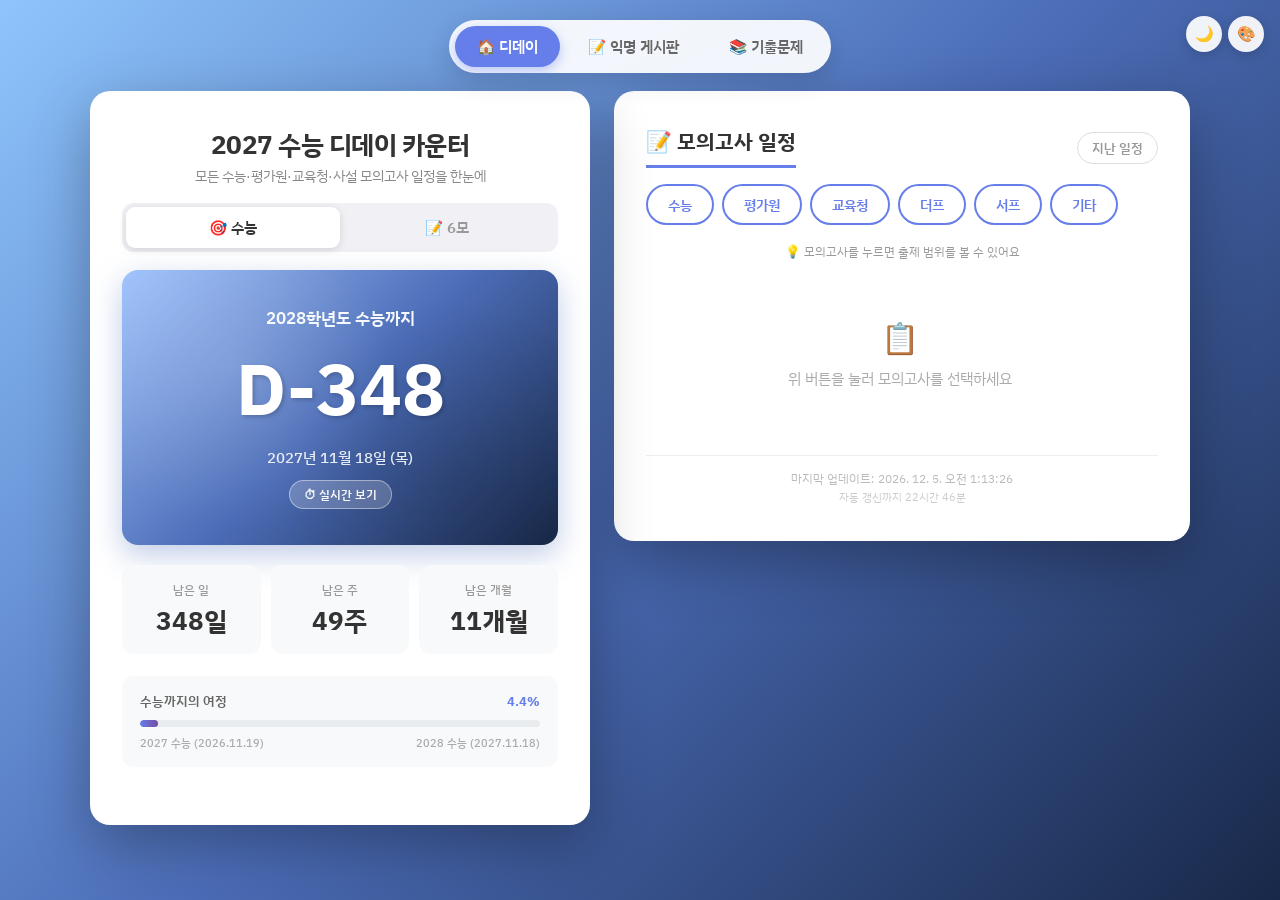
<file: index.html>
<!DOCTYPE html>
<html lang="ko">
<head>
    <!-- Google tag (gtag.js) -->
    <script async src="https://www.googletagmanager.com/gtag/js?id=G-9EQF5D05DY"></script>
    <script>
      window.dataLayer = window.dataLayer || [];
      function gtag(){dataLayer.push(arguments);}
      gtag('js', new Date());
      gtag('config', 'G-9EQF5D05DY');
    </script>
    <!-- Google AdSense -->
    <script async src="https://pagead2.googlesyndication.com/pagead/js/adsbygoogle.js?client=ca-pub-2824623247453179"
         crossorigin="anonymous"></script>
    <meta charset="UTF-8">
    <meta name="viewport" content="width=device-width, initial-scale=1.0">
    <title>2027 수능 디데이 · 9모 디데이 | 모의고사 일정</title>
    <meta name="description" content="모든 수능·평가원·교육청·사설(더프·서프) 모의고사 일정과 디데이를 한눈에. 익명 게시판까지 한 곳에서.">
    <meta name="keywords" content="2027 수능 디데이 카운터, 수능 디데이, 수능 D-day, 6모 디데이, 9모 디데이, 6월 모의고사 디데이, 9월 모의고사 디데이, 6모 D-day, 9모 D-day, 2027 수능, 2027학년도 수능, 수능 디데이 계산기, 수능 카운터, 수능 카운트다운, 수능 남은 날짜, 수능 몇일 남았나, 모의고사 일정, 2026 모의고사 일정, 3월 모의고사, 6월 모의고사, 9월 모의고사, 평가원 모의고사, 교육청 모의고사, 더프 모의고사, 서프 모의고사, 수시 원서 접수, 정시 원서 접수, 수능 성적 통지일, 필적확인란, 필적확인란 문구, 역대 필적확인란, 수능 준비, 수험생">
    <meta name="theme-color" content="#667eea">
    <meta property="og:title" content="2027 수능 디데이 · 9모 디데이 | 모의고사 일정">
    <meta property="og:description" content="모든 수능·평가원·교육청·사설(더프·서프) 모의고사 일정과 디데이를 한눈에. 익명 게시판까지 한 곳에서.">
    <meta property="og:type" content="website">
    <meta property="og:url" content="https://chaehun1.github.io/ksat-dday/">
    <meta property="og:image" content="https://chaehun1.github.io/ksat-dday/og-image.png">
    <meta property="og:image:width" content="1200">
    <meta property="og:image:height" content="630">
    <meta property="og:site_name" content="2027 수능 디데이 카운터">
    <meta property="og:locale" content="ko_KR">
    <meta name="twitter:card" content="summary_large_image">
    <meta name="twitter:title" content="2027 수능 디데이 · 9모 디데이 | 모의고사 일정">
    <meta name="twitter:description" content="모든 수능·평가원·교육청·사설(더프·서프) 모의고사 일정과 디데이를 한눈에. 익명 게시판까지 한 곳에서.">
    <meta name="twitter:image" content="https://chaehun1.github.io/ksat-dday/og-image.png">
    <meta name="author" content="2027 수능 디데이 카운터">
    <meta name="robots" content="index, follow, max-snippet:-1, max-image-preview:large">
    <meta name="googlebot" content="index, follow">
    <script type="application/ld+json">{"@context":"https://schema.org","@type":"WebApplication","name":"2027 수능 디데이 카운터","alternateName":["수능 디데이","수능 D-day 카운터","2027 수능 카운터","수능 디데이 계산기","수능 카운트다운","수능 남은 날짜","6모 디데이","6월 모의고사 디데이"],"description":"2027학년도 수능 D-day, 6모 디데이와 모든 모의고사 일정을 한눈에 확인할 수 있는 카운터","url":"https://chaehun1.github.io/ksat-dday/","applicationCategory":"EducationalApplication","operatingSystem":"Any","offers":{"@type":"Offer","price":"0","priceCurrency":"KRW"},"featureList":["수능 디데이 카운트다운","6월 모의평가 디데이","모의고사 일정 관리","평가원 모의고사","교육청 모의고사","더프 모의고사","서프 모의고사","필적확인란","수시 정시 일정","다크모드","시즌 테마"],"inLanguage":"ko-KR","keywords":"2027 수능 디데이 카운터, 수능, 디데이, 카운터, 모의고사, 6모 디데이, 2027학년도"}</script>
    <script type="application/ld+json">{"@context":"https://schema.org","@type":"FAQPage","mainEntity":[{"@type":"Question","name":"2027학년도 수능은 언제인가요?","acceptedAnswer":{"@type":"Answer","text":"2027학년도 대학수학능력시험은 2026년 11월 19일 목요일에 시행됩니다."}},{"@type":"Question","name":"2027 수능까지 몇일 남았나요?","acceptedAnswer":{"@type":"Answer","text":"이 페이지에서 실시간으로 2027학년도 수능까지 남은 일수를 확인할 수 있습니다. 매일 자정에 자동으로 업데이트됩니다."}},{"@type":"Question","name":"2027학년도 6월 모의평가(6모) 디데이는 언제인가요?","acceptedAnswer":{"@type":"Answer","text":"2027학년도 6월 모의평가는 2026년 6월 4일 목요일에 시행됩니다. 6모 디데이는 이 페이지 상단의 [6모] 버튼을 눌러 실시간으로 확인할 수 있습니다."}},{"@type":"Question","name":"6모 디데이를 확인하려면 어떻게 하나요?","acceptedAnswer":{"@type":"Answer","text":"페이지 상단의 [6모] 버튼을 클릭하면 6월 모의평가까지 남은 디데이를 바로 확인할 수 있습니다."}},{"@type":"Question","name":"2027학년도 9월 모의평가는 언제인가요?","acceptedAnswer":{"@type":"Answer","text":"2027학년도 9월 모의평가는 2026년 9월 2일 수요일에 시행됩니다. 고3은 평가원, 고1·고2는 교육청 주관입니다."}},{"@type":"Question","name":"2027학년도 수시 원서 접수는 언제 시작하나요?","acceptedAnswer":{"@type":"Answer","text":"2027학년도 수시 원서 접수는 2026년 9월 7일 월요일부터 시작됩니다."}},{"@type":"Question","name":"2027학년도 수능 성적 통지일은 언제인가요?","acceptedAnswer":{"@type":"Answer","text":"2027학년도 수능 성적 통지일은 2026년 12월 11일 금요일입니다."}},{"@type":"Question","name":"2027학년도 정시 원서 접수는 언제 시작하나요?","acceptedAnswer":{"@type":"Answer","text":"2027학년도 정시 원서 접수는 2027년 1월 4일 월요일부터 시작됩니다."}}]}</script>
    <script type="application/ld+json">{"@context":"https://schema.org","@type":"Event","name":"2027학년도 대학수학능력시험","startDate":"2026-11-19","endDate":"2026-11-19","eventStatus":"https://schema.org/EventScheduled","eventAttendanceMode":"https://schema.org/OfflineEventAttendanceMode","location":{"@type":"Place","name":"전국 시험장","address":{"@type":"PostalAddress","addressCountry":"KR","addressLocality":"대한민국 전국"}},"description":"2027학년도 대학수학능력시험 (수능)","image":"https://chaehun1.github.io/ksat-dday/og-image.png","organizer":{"@type":"Organization","name":"한국교육과정평가원","url":"https://www.suneung.re.kr"},"performer":{"@type":"Organization","name":"전국 수험생"},"offers":{"@type":"Offer","price":"0","priceCurrency":"KRW","availability":"https://schema.org/InStock","url":"https://chaehun1.github.io/ksat-dday/","validFrom":"2026-08-21"}}</script>
    <script type="application/ld+json">{"@context":"https://schema.org","@type":"Event","name":"2027학년도 9월 모의평가","startDate":"2026-09-02","endDate":"2026-09-02","eventStatus":"https://schema.org/EventScheduled","eventAttendanceMode":"https://schema.org/OfflineEventAttendanceMode","location":{"@type":"Place","name":"전국 시험장","address":{"@type":"PostalAddress","addressCountry":"KR","addressLocality":"대한민국 전국"}},"description":"2027학년도 9월 모의평가 (9모) - 고3 평가원 주관","image":"https://chaehun1.github.io/ksat-dday/og-image.png","organizer":{"@type":"Organization","name":"한국교육과정평가원","url":"https://www.suneung.re.kr"},"performer":{"@type":"Organization","name":"전국 수험생"},"offers":{"@type":"Offer","price":"0","priceCurrency":"KRW","availability":"https://schema.org/InStock","url":"https://chaehun1.github.io/ksat-dday/","validFrom":"2026-07-01"}}</script>
    <script type="application/ld+json">{"@context":"https://schema.org","@type":"BreadcrumbList","itemListElement":[{"@type":"ListItem","position":1,"name":"홈","item":"https://chaehun1.github.io/ksat-dday/"},{"@type":"ListItem","position":2,"name":"2027 수능 디데이 카운터","item":"https://chaehun1.github.io/ksat-dday/"}]}</script>
    <link rel="canonical" href="https://chaehun1.github.io/ksat-dday/">
    <link rel="preconnect" href="https://fonts.googleapis.com">
    <link rel="preconnect" href="https://fonts.gstatic.com" crossorigin>
    <link href="https://fonts.googleapis.com/css2?family=IBM+Plex+Sans+KR:wght@400;500;600;700&display=swap" rel="stylesheet">
    <link rel="stylesheet" href="shared.css">
    <style>
        /* prefers-reduced-motion 예외: 임박 테마는 fadeUp 유지 */
        @media (prefers-reduced-motion: reduce) {
            .main-dday.theme-imminent { animation: fadeUp 0.44s ease-out 0.04s both !important; }
        }

        /* Dark mode (페이지 고유 컴포넌트만) */
        html[data-theme="dark"] .left-panel, html[data-theme="dark"] .right-panel { background: #1e2030; box-shadow: 0 20px 60px rgba(0,0,0,0.5); }
        html[data-theme="dark"] h1, html[data-theme="dark"] .section-title, html[data-theme="dark"] .stat-value, html[data-theme="dark"] .schedule-name { color: #e8e8ea; }
        html[data-theme="dark"] .subtitle, html[data-theme="dark"] .schedule-date { color: #9a9aaa; }
        html[data-theme="dark"] .mode-tabs { background: #2a2d40; }
        html[data-theme="dark"] .mode-tab.active { background: #3a3d55; color: #fff; }
        html[data-theme="dark"] .stat-card, html[data-theme="dark"] .progress-section, html[data-theme="dark"] .schedule-item { background: #2a2d40; }
        html[data-theme="dark"] .schedule-item.is-suneung { background: linear-gradient(135deg, #4a1f24 0%, #5c2830 100%); }
        html[data-theme="dark"] .schedule-item.upcoming { background: linear-gradient(135deg, #4a3f1f 0%, #5c4d28 100%); }
        html[data-theme="dark"] .handwriting-box { background: #3a3420; border-left-color: #ffc107; }
        html[data-theme="dark"] .handwriting-text { color: #f0d88a; }
        html[data-theme="dark"] .handwriting-src { color: #b8a570; }
        html[data-theme="dark"] .progress-track { background: #3a3d55; }
        html[data-theme="dark"] .filter-btn { background: #2a2d40; color: #9aa5ea; border-color: #9aa5ea; }
        html[data-theme="dark"] .filter-btn.active { background: #667eea; color: #fff; }
        html[data-theme="dark"] .past-toggle { background: #2a2d40; color: #999; border-color: #444; }
        html[data-theme="dark"] .past-toggle.active { background: #2d3566; color: #9aa5ea; border-color: #9aa5ea; }
        html[data-theme="dark"] .footer { border-top-color: #333; }
        html[data-theme="dark"] .update-time, html[data-theme="dark"] .next-update { color: #777; }
        html[data-theme="dark"] .schedule-scroll::-webkit-scrollbar-thumb { background: #444; }

        .layout { max-width: 1100px; margin: 0 auto; display: grid; grid-template-columns: 500px 1fr; gap: 24px; align-items: start; position: relative; z-index: 1; }
        .left-panel { position: sticky; top: 20px; background: white; border-radius: 20px; padding: 36px 32px; box-shadow: 0 20px 60px rgba(0,0,0,0.3); transition: background 0.4s ease; }
        .right-panel { background: white; border-radius: 20px; padding: 36px 32px; box-shadow: 0 20px 60px rgba(0,0,0,0.3); max-height: calc(100vh - 40px); display: flex; flex-direction: column; transition: background 0.4s ease; }

        @keyframes fadeDown { from { opacity:0; transform:translateY(-10px); } to { opacity:1; transform:translateY(0); } }
        @keyframes fadeUp { from { opacity:0; transform:translateY(10px); } to { opacity:1; transform:translateY(0); } }
        @keyframes fadeIn { from { opacity:0; } to { opacity:1; } }
        @keyframes scheduleItemIn { from { opacity:0; transform:translateY(10px) scale(0.99); } to { opacity:1; transform:translateY(0) scale(1); } }
        @keyframes numberFlip { from { opacity:0; transform:translateY(8px) scale(0.95); } to { opacity:1; transform:translateY(0) scale(1); } }

        .header { text-align: center; margin-bottom: 18px; animation: fadeDown 0.42s ease-out; }
        h1 { font-weight: 700; font-size: 1.6em; letter-spacing: -0.02em; color: #333; margin-bottom: 4px; }
        .subtitle { color: #888; font-size: 0.88em; font-weight: 400; }

        .mode-tabs { display: flex; background: #f0f0f5; border-radius: 12px; padding: 4px; margin-bottom: 18px; animation: fadeDown 0.42s ease-out 0.04s both; }
        .mode-tab { flex: 1; padding: 10px 0; border: none; background: transparent; border-radius: 9px; cursor: pointer; font-family: 'IBM Plex Sans KR', sans-serif; font-size: 0.92em; font-weight: 600; color: #999; transition: all 0.25s ease; }
        .mode-tab.active { background: white; color: #333; box-shadow: 0 2px 8px rgba(0,0,0,0.12); }
        .mode-tab:hover:not(.active) { color: #666; }

        .main-dday { position: relative; border-radius: 16px; padding: 36px 24px; text-align: center; margin-bottom: 20px; color: white; overflow: hidden; animation: fadeUp 0.44s ease-out 0.04s both; transition: background 0.5s ease, box-shadow 0.5s ease; }
        .main-dday::before { content: ''; position: absolute; inset: 0; background: radial-gradient(circle at 25% 35%, rgba(255,255,255,0.12), transparent 45%), radial-gradient(circle at 75% 75%, rgba(0,0,0,0.08), transparent 45%); pointer-events: none; }
        .main-dday.theme-coral    { background: linear-gradient(135deg, #ff6b6b 0%, #ee5a6f 100%); box-shadow: 0 10px 30px rgba(238,90,111,0.3); }
        .main-dday.theme-lavender { background: linear-gradient(135deg, #667eea 0%, #764ba2 100%); box-shadow: 0 10px 30px rgba(102,126,234,0.3); }
        .main-dday.theme-sage     { background: linear-gradient(135deg, #20bf6b 0%, #0fb9b1 100%); box-shadow: 0 10px 30px rgba(32,191,107,0.3); }
        .main-dday.theme-rose     { background: linear-gradient(135deg, #fc5c7d 0%, #e66767 100%); box-shadow: 0 10px 30px rgba(252,92,125,0.3); }
        .main-dday.theme-marigold { background: linear-gradient(135deg, #f7b731 0%, #fd9644 100%); box-shadow: 0 10px 30px rgba(247,183,49,0.3); }
        .main-dday.theme-6mo      { background: linear-gradient(135deg, #11998e 0%, #38ef7d 100%); box-shadow: 0 10px 30px rgba(17,153,142,0.3); }
        .main-dday.theme-spring   { background: linear-gradient(135deg, #ff9a9e 0%, #fad0c4 50%, #a1ffce 100%); box-shadow: 0 10px 30px rgba(255,154,158,0.35); }
        .main-dday.theme-summer   { background: linear-gradient(135deg, #00c6fb 0%, #005bea 100%); box-shadow: 0 10px 30px rgba(0,91,234,0.35); }
        .main-dday.theme-autumn   { background: linear-gradient(135deg, #ff9966 0%, #ff5e62 50%, #8e2019 100%); box-shadow: 0 10px 30px rgba(255,94,98,0.35); }
        .main-dday.theme-winter   { background: linear-gradient(135deg, #a1c4fd 0%, #4b6cb7 50%, #182848 100%); box-shadow: 0 10px 30px rgba(75,108,183,0.35); }
        .main-dday.theme-imminent { background: linear-gradient(135deg, #ff416c 0%, #b20710 100%); box-shadow: 0 10px 30px rgba(178,7,16,0.45); animation: fadeUp 0.44s ease-out 0.04s both, imminentPulse 2.5s ease-in-out infinite; }
        @keyframes imminentPulse { 0%,100% { box-shadow: 0 10px 30px rgba(178,7,16,0.45); } 50% { box-shadow: 0 10px 40px rgba(255,65,108,0.7); } }
        .main-dday-number.animating { animation: numberFlip 0.3s ease-out both; }
        .main-dday-label { position: relative; font-size: 1.05em; font-weight: 600; opacity: 0.95; margin-bottom: 6px; }
        .main-dday-number { position: relative; font-size: 4.5em; font-weight: 700; margin: 12px 0; text-shadow: 2px 2px 4px rgba(0,0,0,0.2); }
        .main-dday-date { position: relative; font-size: 0.95em; opacity: 0.88; font-weight: 500; }

        .stats-row { display: grid; grid-template-columns: 1fr 1fr 1fr; gap: 10px; margin-bottom: 22px; animation: fadeUp 0.42s ease-out 0.1s both; }
        .stat-card { background: #f8f9fa; padding: 16px 8px; border-radius: 12px; text-align: center; }
        .stat-label { color: #999; font-size: 0.78em; font-weight: 500; margin-bottom: 5px; }
        .stat-value { font-size: 1.6em; font-weight: 700; color: #333; transition: all 0.3s ease; }

        .progress-section { background: #f8f9fa; border-radius: 12px; padding: 16px 18px; margin-bottom: 22px; animation: fadeUp 0.42s ease-out 0.14s both; }
        .progress-header { display: flex; justify-content: space-between; align-items: center; margin-bottom: 10px; }
        .progress-label { font-size: 0.84em; color: #666; font-weight: 600; }
        .progress-percent { font-size: 0.84em; color: #667eea; font-weight: 700; transition: color 0.3s ease; }
        .progress-track { width: 100%; height: 7px; background: #e9ecef; border-radius: 4px; overflow: hidden; }
        .progress-fill { height: 100%; background: linear-gradient(90deg, #667eea, #764ba2); border-radius: 4px; transition: width 1s ease-out, background 0.5s ease; }
        .progress-fill.mode-6mo { background: linear-gradient(90deg, #11998e, #38ef7d); }
        .progress-dates { display: flex; justify-content: space-between; margin-top: 8px; font-size: 0.7em; color: #aaa; font-weight: 500; }

        /* 필적확인란: 화면 숨김(데이터·스타일은 유지) */
        .handwriting-box { display: none; background: #fff9e6; border-left: 4px solid #ffc107; padding: 20px; border-radius: 10px; text-align: center; animation: fadeUp 0.42s ease-out 0.18s both; }
        .handwriting-text { font-size: 1.1em; font-weight: 600; color: #7a6520; line-height: 1.7; }
        .handwriting-src { font-size: 0.7em; font-weight: 500; color: #b8a570; margin-top: 6px; }

        .section-header { display: flex; justify-content: space-between; align-items: center; margin-bottom: 16px; animation: fadeIn 0.34s ease-out; }
        .section-title { font-size: 1.3em; font-weight: 700; color: #333; padding-bottom: 10px; border-bottom: 3px solid #667eea; }
        .past-toggle { font-family: 'IBM Plex Sans KR', sans-serif; font-size: 0.8em; font-weight: 600; color: #999; background: white; border: 1px solid #ddd; padding: 6px 14px; border-radius: 20px; cursor: pointer; transition: all 0.2s ease; }
        .past-toggle:hover { color: #666; border-color: #bbb; }
        .past-toggle.active { color: #667eea; border-color: #667eea; background: #eef0ff; }

        .filter-buttons { display: flex; flex-wrap: wrap; gap: 8px; margin-bottom: 18px; animation: fadeIn 0.34s ease-out 0.04s both; }
        .filter-btn { font-family: 'IBM Plex Sans KR', sans-serif; padding: 9px 20px; border: 2px solid #667eea; background: white; color: #667eea; border-radius: 25px; cursor: pointer; font-weight: 600; font-size: 0.88em; transition: background 0.18s ease, color 0.18s ease, border-color 0.18s ease, transform 0.16s ease, box-shadow 0.16s ease; }
        .filter-btn:hover { transform: translateY(-2px); box-shadow: 0 3px 10px rgba(102,126,234,0.3); }
        .filter-btn:active { transform: translateY(0) scale(0.97); }
        .filter-btn.active { background: #667eea; color: white; }

        .schedule-scroll { flex: 1; overflow-y: auto; min-height: 0; padding-right: 4px; }
        .schedule-scroll::-webkit-scrollbar { width: 5px; }
        .schedule-scroll::-webkit-scrollbar-track { background: transparent; }
        .schedule-scroll::-webkit-scrollbar-thumb { background: #ddd; border-radius: 3px; }
        .schedule-scroll::-webkit-scrollbar-thumb:hover { background: #bbb; }

        .schedule-list { display: flex; flex-direction: column; gap: 10px; }
        .empty-message { text-align: center; padding: 48px 20px; color: #aaa; font-size: 0.95em; }
        .empty-icon { font-size: 2em; margin-bottom: 10px; display: block; }

        .schedule-item { background: #f8f9fa; padding: 16px 20px; border-radius: 12px; display: flex; justify-content: space-between; align-items: center; transition: all 0.2s ease; animation: scheduleItemIn 0.36s ease-out both; }
        .schedule-item:hover { transform: translateY(-3px); box-shadow: 0 5px 15px rgba(0,0,0,0.08); }
        .schedule-item.is-suneung { background: linear-gradient(135deg, #ffebee 0%, #ffcdd2 100%); border-left: 4px solid #f44336; }
        .schedule-item.upcoming { background: linear-gradient(135deg, #fff9e6 0%, #fff3cd 100%); border-left: 4px solid #ffc107; }
        .schedule-item.past-item { opacity: 0.4; }
        .schedule-info { flex: 1; min-width: 0; }
        .schedule-name { font-size: 0.95em; font-weight: 600; color: #333; margin-bottom: 3px; }
        .schedule-date { color: #999; font-size: 0.82em; font-weight: 400; }
        .schedule-dday { font-size: 1.5em; font-weight: 700; min-width: 85px; text-align: right; flex-shrink: 0; margin-left: 12px; }
        .schedule-dday.future { color: #667eea; }
        .schedule-dday.today { color: #f44336; }
        .schedule-dday.past { color: #ccc; }
        .schedule-dday.result-pending { color: #11998e; line-height: 1.12; }
        .schedule-dday.result-pending .result-label { display: block; font-size: 0.42em; font-weight: 700; white-space: nowrap; }
        .schedule-item.upcoming .schedule-dday { color: #f57c00; }
        .schedule-item.is-suneung .schedule-dday { color: #f44336; }

        .badge { display: inline-block; font-size: 0.7em; font-weight: 700; padding: 2px 8px; border-radius: 5px; margin-left: 6px; vertical-align: middle; }
        .badge-suneung { background: #ffebee; color: #e53935; }
        .badge-pyeongwon { background: #eef0ff; color: #667eea; }
        .badge-gyoyukchung { background: #e8f5e9; color: #2e7d32; }
        .badge-duff { background: #fff8e1; color: #f57f17; }
        .badge-surf { background: #e0f7fa; color: #00838f; }
        .badge-etc { background: #f3e5f5; color: #7b1fa2; }

        .footer { text-align: center; margin-top: 18px; padding-top: 14px; border-top: 1px solid #eee; }
        .update-time { color: #bbb; font-size: 0.76em; }
        .next-update { color: #ccc; font-size: 0.7em; margin-top: 2px; }

        /* 출제 범위 안내 + 모달 */
        .schedule-hint { font-size: 0.78em; color: #999; margin-bottom: 10px; text-align: center; }
        html[data-theme="dark"] .schedule-hint { color: #888; }
        .schedule-item.has-scope { cursor: pointer; }

        .scope-modal-overlay { position: fixed; inset: 0; background: rgba(0,0,0,0.5); display: none; justify-content: center; align-items: center; z-index: 1000; padding: 20px; }
        .scope-modal-overlay.open { display: flex; }
        .scope-modal { background: white; border-radius: 16px; padding: 28px 24px 24px; max-width: 520px; width: 100%; max-height: 80vh; overflow-y: auto; position: relative; animation: scopeIn 0.22s ease-out; }
        .scope-modal::-webkit-scrollbar { width: 6px; }
        .scope-modal::-webkit-scrollbar-track { background: transparent; }
        .scope-modal::-webkit-scrollbar-thumb { background: #ddd; border-radius: 3px; }
        .scope-modal::-webkit-scrollbar-thumb:hover { background: #bbb; }
        html[data-theme="dark"] .scope-modal::-webkit-scrollbar-thumb { background: #444; }
        html[data-theme="dark"] .scope-modal::-webkit-scrollbar-thumb:hover { background: #555; }
        @keyframes scopeIn { from { opacity: 0; transform: scale(0.96); } to { opacity: 1; transform: scale(1); } }
        .scope-modal-close { position: absolute; top: 10px; right: 14px; background: none; border: none; font-size: 1.4em; line-height: 1; cursor: pointer; color: #999; padding: 4px 8px; }
        .scope-modal-close:hover { color: #555; }
        .scope-modal-title { font-size: 1.15em; font-weight: 700; color: #333; margin-bottom: 4px; padding-right: 28px; }
        .scope-modal-date { font-size: 0.85em; color: #999; margin-bottom: 18px; }
        .scope-grade-section { margin-bottom: 16px; }
        .scope-grade-section:last-child { margin-bottom: 0; }
        .scope-grade-label { font-size: 0.85em; font-weight: 700; color: #667eea; margin-bottom: 8px; }
        .scope-table { width: 100%; border-collapse: separate; border-spacing: 6px 6px; font-size: 0.95em; }
        .scope-table th { text-align: left; padding: 9px 12px; background: #f1f3f8; font-weight: 700; color: #444; width: 90px; vertical-align: top; border-radius: 8px; }
        .scope-table td { padding: 9px 12px; color: #333; font-weight: 500; line-height: 1.6; vertical-align: top; white-space: pre-line; background: #f8f9fa; border-radius: 8px; }
        .scope-empty { text-align: center; padding: 24px 16px; color: #aaa; font-size: 0.92em; }
        .scope-meta { display: block; margin-top: 7px; font-size: 0.8em; color: #8a8a9a; font-weight: 600; }
        html[data-theme="dark"] .scope-meta { color: #9090a0; }

        html[data-theme="dark"] .scope-modal { background: #1e2030; color: #e8e8ea; }
        html[data-theme="dark"] .scope-modal-title { color: #e8e8ea; }
        html[data-theme="dark"] .scope-modal-date { color: #8a8a9a; }
        html[data-theme="dark"] .scope-modal-close { color: #888; }
        html[data-theme="dark"] .scope-modal-close:hover { color: #ddd; }
        html[data-theme="dark"] .scope-grade-label { color: #9aa5ea; }
        html[data-theme="dark"] .scope-table th { background: #2a2e44; color: #c0c0d0; }
        html[data-theme="dark"] .scope-table td { background: #232636; color: #d0d0d8; }
        html[data-theme="dark"] .scope-empty { color: #777; }

        /* 모달 상단 성적 통지일 */
        .scope-result { background: #eef0ff; color: #4250c5; font-size: 0.9em; font-weight: 600; padding: 10px 14px; border-radius: 10px; margin-bottom: 16px; text-align: center; }
        html[data-theme="dark"] .scope-result { background: #2d3566; color: #aab3f5; }

        /* 실시간 타이머 (시·분·초) */
        .dday-timer-toggle { margin-top: 12px; background: rgba(255,255,255,0.2); border: 1px solid rgba(255,255,255,0.45); color: #fff; font-family: 'IBM Plex Sans KR', sans-serif; font-size: 0.76em; font-weight: 600; padding: 5px 14px; border-radius: 999px; cursor: pointer; transition: background 0.2s; }
        .dday-timer-toggle:hover { background: rgba(255,255,255,0.34); }
        .dday-timer-toggle.active { background: rgba(255,255,255,0.92); color: #333; border-color: transparent; }
        .dday-timer { margin-top: 10px; font-size: 1.1em; font-weight: 700; color: #fff; letter-spacing: 0.04em; font-variant-numeric: tabular-nums; font-family: ui-monospace, 'IBM Plex Sans KR', monospace; }

        @media (max-width: 860px) {
            body { padding: 10px; }
            .fab-actions { position: fixed; top: 10px; right: 10px; }
            .layout { grid-template-columns: 1fr; gap: 12px; }
            .left-panel { position: static; padding: 24px 18px; border-radius: 16px; }
            .right-panel { padding: 24px 18px; border-radius: 16px; max-height: none; }
            .schedule-scroll { overflow-y: visible; }
            h1 { font-size: 1.4em; }
            .main-dday { padding: 28px 20px; }
            .main-dday-number { font-size: 3.2em; }
            .stat-value { font-size: 1.4em; }
            .filter-btn { padding: 8px 16px; font-size: 0.85em; }
            .schedule-item { padding: 14px 16px; }
            .schedule-name { font-size: 0.92em; }
            .schedule-dday { font-size: 1.3em; min-width: 75px; }
            .handwriting-box { padding: 16px; }
            .handwriting-text { font-size: 1em; }
        }
        @media (max-width: 480px) {
            .left-panel, .right-panel { padding: 20px 15px; }
            h1 { font-size: 1.25em; }
            .main-dday { padding: 22px 16px; }
            .main-dday-label { font-size: 0.95em; }
            .main-dday-number { font-size: 2.8em; margin: 8px 0; }
            .main-dday-date { font-size: 0.88em; }
            .stat-card { padding: 12px 6px; }
            .stat-label { font-size: 0.74em; }
            .stat-value { font-size: 1.25em; }
            .filter-btn { padding: 7px 14px; font-size: 0.82em; }
            .schedule-item { padding: 12px 14px; }
            .schedule-dday { font-size: 1.2em; min-width: 65px; }
        }
    </style>
</head>
<body>
    <div class="particles" id="particles" aria-hidden="true"></div>

    <div class="fab-actions">
        <button class="fab-btn" id="themeToggle" title="다크모드 전환" aria-label="다크모드 전환">🌙</button>
        <div style="position: relative;">
            <button class="fab-btn" id="paletteBtn" title="테마 선택" aria-label="테마 선택">🎨</button>
            <div class="theme-menu" id="themeMenu" role="menu">
                <button class="theme-opt" data-season="auto"><span class="emoji">✨</span><span>자동</span></button>
                <button class="theme-opt" data-season="default"><span class="emoji">🎲</span><span>기본 (랜덤)</span></button>
                <button class="theme-opt" data-season="spring"><span class="emoji">🌸</span><span>봄</span></button>
                <button class="theme-opt" data-season="summer"><span class="emoji">🌊</span><span>여름</span></button>
                <button class="theme-opt" data-season="autumn"><span class="emoji">🍁</span><span>가을</span></button>
                <button class="theme-opt" data-season="winter"><span class="emoji">❄️</span><span>겨울</span></button>
                <button class="theme-opt" data-season="imminent"><span class="emoji">🔥</span><span>수능 임박</span></button>
            </div>
        </div>
    </div>

    <nav class="nav-bar" aria-label="주 메뉴">
        <div class="nav-pill">
            <button class="nav-toggle" id="navToggle" aria-haspopup="true" aria-expanded="false" aria-controls="navMenu"><span class="nav-toggle-icon" aria-hidden="true">☰</span> 메뉴</button>
            <div class="nav-menu" id="navMenu" role="menu">
                <a href="./" class="nav-link active" role="menuitem">🏠 디데이</a>
                <a href="./wall/" class="nav-link" role="menuitem">📝 익명 게시판</a>
                <a href="./grade-cut/" class="nav-link nav-link-gradecut" role="menuitem">🎯 등급컷</a>
                <a href="./archive/" class="nav-link nav-link-archive" role="menuitem">📚 기출문제</a>
                <a href="./news/" class="nav-link nav-link-news" role="menuitem">📰 카드뉴스</a>
            </div>
        </div>
    </nav>

    <div class="layout">
        <aside class="left-panel" role="complementary">
            <header class="header">
                <h1>2027 수능 디데이 카운터</h1>
                <p class="subtitle">모든 수능·평가원·교육청·사설 모의고사 일정을 한눈에</p>
            </header>

            <div class="mode-tabs" role="tablist" aria-label="디데이 모드 선택">
                <button class="mode-tab active" id="tab-suneung" role="tab" aria-selected="true" onclick="switchMode('suneung')">🎯 수능</button>
                <button class="mode-tab" id="tab-6mo" role="tab" aria-selected="false" onclick="switchMode('6mo')">📝 6모</button>
            </div>

            <section class="main-dday theme-coral" id="mainDdayBox" aria-label="디데이">
                <div class="main-dday-label" id="mainDdayLabel">2027학년도 수능까지</div>
                <div class="main-dday-number" id="mainDday">D-000</div>
                <div class="main-dday-date" id="mainDdayDate">2026년 11월 19일 (목)</div>
                <button class="dday-timer-toggle" id="ddayTimerToggle" onclick="toggleDdayTimer()">⏱ 실시간 보기</button>
                <div class="dday-timer" id="ddayTimer" style="display:none;" aria-live="off"></div>
            </section>

            <section class="stats-row" aria-label="남은 기간">
                <div class="stat-card"><div class="stat-label">남은 일</div><div class="stat-value" id="daysLeft">—</div></div>
                <div class="stat-card"><div class="stat-label">남은 주</div><div class="stat-value" id="weeksLeft">—</div></div>
                <div class="stat-card"><div class="stat-label">남은 개월</div><div class="stat-value" id="monthsLeft">—</div></div>
            </section>

            <section class="progress-section" aria-label="여정">
                <div class="progress-header">
                    <span class="progress-label" id="progressLabel">수능까지의 여정</span>
                    <span class="progress-percent" id="progressPercent">0%</span>
                </div>
                <div class="progress-track" role="progressbar" aria-valuemin="0" aria-valuemax="100">
                    <div class="progress-fill" id="progressFill" style="width: 0%"></div>
                </div>
                <div class="progress-dates">
                    <span id="progressDateStart">2026 수능 (2025.11.13)</span>
                    <span id="progressDateEnd">2027 수능 (2026.11.19)</span>
                </div>
            </section>

            <section class="handwriting-box" aria-label="필적확인란">
                <div class="handwriting-text" id="handwriting"></div>
                <div class="handwriting-src" id="handwritingSrc"></div>
            </section>
        </aside>

        <main class="right-panel">
            <div class="section-header">
                <h2 class="section-title">📝 모의고사 일정</h2>
                <button class="past-toggle" id="pastToggle" onclick="togglePast()">지난 일정</button>
            </div>

            <nav class="filter-buttons" aria-label="카테고리 필터">
                <button class="filter-btn" id="btn-suneung" onclick="toggleFilter('suneung')">수능</button>
                <button class="filter-btn" id="btn-pyeongwon" onclick="toggleFilter('pyeongwon')">평가원</button>
                <button class="filter-btn" id="btn-gyoyukchung" onclick="toggleFilter('gyoyukchung')">교육청</button>
                <button class="filter-btn" id="btn-duff" onclick="toggleFilter('duff')">더프</button>
                <button class="filter-btn" id="btn-surf" onclick="toggleFilter('surf')">서프</button>
                <button class="filter-btn" id="btn-etc" onclick="toggleFilter('etc')">기타</button>
            </nav>

            <div class="schedule-hint">💡 모의고사를 누르면 출제 범위를 볼 수 있어요</div>
            <div class="schedule-scroll">
                <div class="schedule-list" id="scheduleList" role="list"></div>
            </div>

            <footer class="footer">
                <div class="update-time" id="updateTime"></div>
                <div class="next-update" id="nextUpdate"></div>
            </footer>
        </main>
    </div>

    <div id="toast" class="toast" role="status" aria-live="polite"></div>

    <div id="scopeModal" class="scope-modal-overlay" role="dialog" aria-modal="true" aria-labelledby="scopeModalTitle" onclick="if(event.target===this)closeScopeModal()">
        <div class="scope-modal">
            <button class="scope-modal-close" onclick="closeScopeModal()" aria-label="닫기">×</button>
            <div class="scope-modal-title" id="scopeModalTitle"></div>
            <div class="scope-modal-date" id="scopeModalDate"></div>
            <div id="scopeModalBody"></div>
        </div>
    </div>

    <script src="shared.js"></script>
    <script src="schedule-data.js?v=20260617"></script>
    <script>
        function buildDates() {
            var sun = getActiveSuneung(), prev = getPreviousSuneung();
            var six = getActiveSixMo(), nine = getActiveNineMo();
            // 9모 진행률 시작점은 "같은 학년도 6모"를 직접 매칭 (cutoff 지난 6모는 getActiveSixMo가 다음 회차를 반환하므로)
            var nineSix = getSixMoForYear(nine.year) || six;
            var prevDot = prev.date.replace(/-/g, '.');
            var sunDot  = sun.date.replace(/-/g, '.');
            var sixDot  = six.date.replace(/-/g, '.');
            var nineDot = nine.date.replace(/-/g, '.');
            var nineSixDot = nineSix.date.replace(/-/g, '.');
            return {
                suneung: { target: sun.date, progressStart: prev.date,
                           label: sun.year + '학년도 수능까지', dateText: sun.dateText,
                           progressLabelText: '수능까지의 여정',
                           progressStartText: prev.year + ' 수능 (' + prevDot + ')',
                           progressEndText:   sun.year  + ' 수능 (' + sunDot  + ')' },
                '6mo':    { target: six.date, progressStart: prev.date,
                           label: six.year + '학년도 6월 모의평가까지', dateText: six.dateText,
                           progressLabelText: '6모까지의 여정',
                           progressStartText: prev.year + ' 수능 (' + prevDot + ')',
                           progressEndText:   '6월 모의평가 (' + sixDot + ')' },
                '9mo':    { target: nine.date, progressStart: nineSix.date,
                           label: nine.year + '학년도 9월 모의평가까지', dateText: nine.dateText,
                           progressLabelText: '9모까지의 여정',
                           progressStartText: '6월 모의평가 (' + nineSixDot + ')',
                           progressEndText:   '9월 모의평가 (' + nineDot + ')' }
            };
        }
        var DATES = buildDates();
        var currentMode = 'suneung';
        var currentTheme = 'theme-coral';
        var seasonChoice = 'auto';

        var handwritingTexts = [
            { text: "흙에서 자란 내 마음 파란 하늘빛", src: "2006 수능" },{ text: "넓은 벌 동쪽 끝으로 옛이야기", src: "2007 수능" },{ text: "손금에 맑은 강물이 흐르고", src: "2008 수능" },{ text: "이 많은 별빛이 내린 언덕 위에", src: "2009 수능" },{ text: "맑은 강물처럼 조용하고 은근하며", src: "2010 수능" },{ text: "날마다 새로우며, 깊어지며, 넓어진다", src: "2011 수능" },{ text: "진실로 내가 그대를 사랑하는 까닭은", src: "2012 수능" },{ text: "맑은 햇빛으로 반짝반짝 물들으며", src: "2013 수능" },{ text: "꽃초롱 불 밝히듯 눈을 밝힐까", src: "2014 수능" },{ text: "햇살도 둥글둥글하게 뭉치는 맑은 날", src: "2015 수능" },{ text: "넓음과 깊음을 가슴에 채우며", src: "2016 수능" },{ text: "흙에서 자란 내 마음 파아란 하늘빛", src: "2017 수능" },{ text: "큰 바다 넓은 하늘을 우리는 가졌노라", src: "2018 수능" },{ text: "그대만큼 사랑스러운 사람을 본 일이 없다", src: "2019 수능" },{ text: "너무 맑고 초롱한 그 중 하나 별이여", src: "2020 수능" },{ text: "많고 많은 사람 중에 그대 한 사람", src: "2021 수능" },{ text: "넓은 하늘로의 비상을 꿈꾸며", src: "2022 수능" },{ text: "나의 꿈은 맑은 바람이 되어서", src: "2023 수능" },{ text: "가장 넓은 길은 언제나 내 마음속에", src: "2024 수능" },{ text: "저 넓은 세상에서 큰 꿈을 펼쳐라", src: "2025 수능" },{ text: "초록 물결이 톡톡 튀는 젊음처럼", src: "2026 수능" },
            { text: "하늘을 우러러 한 점 부끄럼이 없기를", src: "2006 6월" },{ text: "산에는 꽃 피네 꽃이 피네 갈 봄 여름 없이", src: "2006 9월" },{ text: "맑은 햇빛으로 반짝반짝 물들으며", src: "2007 6월" },{ text: "언제나 점잖은 편 말이 없구나", src: "2007 9월" },{ text: "사뿐히 즈려 밟고 가시옵소서", src: "2008 6월" },{ text: "빈 대에 황촉불이 말없이 녹는 밤에", src: "2008 9월" },{ text: "엷은 졸음에 겨운 늙으신 아버지가", src: "2009 6월" },{ text: "기슭에는 채송화가 무더기로 피어서", src: "2009 9월" },{ text: "실어 나르지 않는 깨끗한 마음으로", src: "2010 6월" },{ text: "그 맑은 눈빛으로 나를 씻어", src: "2010 9월" },{ text: "세상이 조금씩 더 밝아지게 하소서", src: "2011 6월" },{ text: "별이 총총한 맑은 새암을 들여다본다", src: "2011 9월" },{ text: "햇빛도 그늘이 있어야 맑고 눈이 부시다", src: "2012 6월" },{ text: "세월이 흘러도 어머니의 마음은 늙지 않습니다", src: "2012 9월" },{ text: "밝고 맑게 살아가는 희망의 사람이 되게", src: "2013 6월" },{ text: "삶의 울타리 안에 평안함이 가득하다는 것이다", src: "2013 9월" },{ text: "꽃씨들은 흙을 뚫고 얼음을 뚫고", src: "2014 6월" },{ text: "푸르른 보리밭길 엷은 하늘에", src: "2014 9월" },{ text: "청노루 맑은 눈에 도는 구름", src: "2015 6월" },{ text: "눈 맑은 사람아 마음 맑은 사람아", src: "2015 9월" },{ text: "깊은 숲 속에서 나오니 유월의 햇빛이 밝다", src: "2016 6월" },{ text: "제 몫의 삶 지켜가는 청단풍 한 그루", src: "2016 9월" },{ text: "등불을 밝혀 어둠을 조금 내몰고", src: "2017 6월" },{ text: "하염없는 빛 하염없는 기쁨", src: "2017 9월" },{ text: "바람은 자도 마음은 자지 않는다", src: "2018 6월" },{ text: "달이 밝고 구름이 흐르고 하늘이 펼치고", src: "2018 9월" },{ text: "하늘빛을 닮은 그 들판 곁에 서서", src: "2019 6월" },{ text: "그대 맑은 눈을 들어 나를 보느니", src: "2019 9월" },{ text: "넓은 하늘의 수만 별을 그대로 총총", src: "2020 6월" },{ text: "맑고 아름다운 하늘을 받들어", src: "2020 9월" },{ text: "많이 사랑할수록 더 맑게 흐르는", src: "2021 6월" },{ text: "바위는 제자리에 옴찍 않노니", src: "2021 9월" },{ text: "햇볕이 유달리 맑은 하늘의 푸른 길을 밟고", src: "2022 6월" },{ text: "그것들이 내 삶의 거름이 되어", src: "2022 9월" },{ text: "젊은이여 그 길은 너의 것이다", src: "2023 6월" },{ text: "별이 더욱 밝은 빛으로 반짝일 때", src: "2023 9월" },{ text: "하늘 향해 우뚝 솟은 젊음으로", src: "2024 6월" },{ text: "맑은 웃음 머금은 네가 있었음 좋겠다", src: "2024 9월" },{ text: "희망을 속삭이는 아침이 밝아오니", src: "2025 6월" },{ text: "싱그럽고 푸르른 젊음이어라", src: "2025 9월" },{ text: "삶이란 가꿀수록 아름다운 것이라고", src: "2026 6월" },{ text: "순간들이 모여 삶은 반짝이는 보물이 된다", src: "2026 9월" }
        ];


        var activeFilters = [];
        var showPast = false;

        function getToday() { var d = (typeof _nowSimulated === 'function' ? _nowSimulated() : new Date()); d.setHours(0,0,0,0); return d; }
        function parseDate(s) { var d = new Date(s + 'T00:00:00'); d.setHours(0,0,0,0); return d; }
        function calculateDday(s) { return Math.ceil((parseDate(s) - getToday()) / 86400000); }
        var BADGE_MAP = { suneung:['수능','badge-suneung'], pyeongwon:['평가원','badge-pyeongwon'], gyoyukchung:['교육청','badge-gyoyukchung'], duff:['더프','badge-duff'], surf:['서프','badge-surf'], etc:['기타','badge-etc'] };
        function getBadge(cat) { var i = BADGE_MAP[cat]; return i ? '<span class="badge '+i[1]+'">'+i[0]+'</span>' : ''; }
        function formatDisplayDate(s) { var d = new Date(s+'T00:00:00'); var w = ['일','월','화','수','목','금','토']; return d.getFullYear()+'년 '+(d.getMonth()+1)+'월 '+d.getDate()+'일 ('+w[d.getDay()]+')'; }
        function saveFilters() { try { localStorage.setItem('suneung-filters', JSON.stringify(activeFilters)); } catch(e){} }
        function savePastState() { try { localStorage.setItem('suneung-show-past', JSON.stringify(showPast)); } catch(e){} }
        function saveMode() { try { localStorage.setItem('suneung-mode', currentMode); } catch(e){} }

        function loadSavedState() {
            try {
                var sf = localStorage.getItem('suneung-filters');
                if (sf) { activeFilters = JSON.parse(sf); activeFilters.forEach(function(f){ var b=document.getElementById('btn-'+f); if(b) b.classList.add('active'); }); }
                var sp = localStorage.getItem('suneung-show-past');
                if (sp) { showPast = JSON.parse(sp); if(showPast) document.getElementById('pastToggle').classList.add('active'); }
                var sm = localStorage.getItem('suneung-mode');
                var validModes = ['suneung'];
                var second = getSecondTab();
                if (second) validModes.push(second);
                if (sm && validModes.indexOf(sm) !== -1) currentMode = sm;
                else if (sm === '6mo' || sm === '9mo') currentMode = second || 'suneung';
            } catch(e){}
        }

        function loadRandomTheme() {
            var themes = ['coral','lavender','sage','rose','marigold'];
            currentTheme = 'theme-' + themes[Math.floor(Math.random()*themes.length)];
        }

        function applyTheme() {
            var box = document.getElementById('mainDdayBox');
            var season = resolveSeason(seasonChoice);

            if (season) {
                box.className = 'main-dday theme-' + season;
                document.documentElement.setAttribute('data-season', season);
            } else {
                if (currentMode === '6mo' || currentMode === '9mo') box.className = 'main-dday theme-6mo';
                else box.className = 'main-dday ' + currentTheme;
                document.documentElement.removeAttribute('data-season');
            }
            renderParticles(season);
        }

        function updateThemeMenuUI() {
            document.querySelectorAll('.theme-opt').forEach(function(btn){
                btn.classList.toggle('selected', btn.getAttribute('data-season') === seasonChoice);
            });
        }

        function setSeasonChoice(val) {
            seasonChoice = val;
            saveSeasonChoice(val);
            updateThemeMenuUI();
            applyTheme();
        }

        function switchMode(mode) {
            if (currentMode === mode) return;
            if (mode !== 'suneung' && mode !== '6mo' && mode !== '9mo') return;
            currentMode = mode; saveMode();
            if (typeof gtag === 'function') gtag('event', 'tab_switch', { tab_name: mode });
            document.getElementById('tab-suneung').classList.toggle('active', mode === 'suneung');
            document.getElementById('tab-6mo').classList.toggle('active', mode === '6mo' || mode === '9mo');
            var numEl = document.getElementById('mainDday');
            numEl.classList.remove('animating'); void numEl.offsetWidth; numEl.classList.add('animating');
            var fill = document.getElementById('progressFill');
            var pctEl = document.getElementById('progressPercent');
            if (mode === '6mo' || mode === '9mo') { fill.classList.add('mode-6mo'); pctEl.style.color = '#11998e'; }
            else { fill.classList.remove('mode-6mo'); pctEl.style.color = ''; }
            applyTheme(); updateDday();
        }

        function displayRandomHandwriting() {
            var item = handwritingTexts[Math.floor(Math.random()*handwritingTexts.length)];
            document.getElementById('handwriting').textContent = item.text;
            document.getElementById('handwritingSrc').textContent = item.src ? '— ' + item.src : '';
        }

        function toggleFilter(filter) {
            var btn = document.getElementById('btn-'+filter);
            var idx = activeFilters.indexOf(filter);
            if (idx > -1) { activeFilters.splice(idx,1); btn.classList.remove('active'); }
            else { activeFilters.push(filter); btn.classList.add('active'); }
            saveFilters(); renderSchedule();
        }

        function togglePast() {
            showPast = !showPast;
            document.getElementById('pastToggle').classList.toggle('active', showPast);
            savePastState(); renderSchedule();
        }

        function updateDday() {
            var cfg = DATES[currentMode];
            var dday = calculateDday(cfg.target);
            document.getElementById('mainDdayLabel').textContent = cfg.label;
            document.getElementById('mainDdayDate').textContent = cfg.dateText;
            document.getElementById('progressLabel').textContent = cfg.progressLabelText;
            document.getElementById('progressDateStart').textContent = cfg.progressStartText;
            document.getElementById('progressDateEnd').textContent = cfg.progressEndText;
            var el = document.getElementById('mainDday');
            if (dday > 0) el.textContent = 'D-'+dday;
            else if (dday === 0) el.textContent = 'D-Day!';
            else el.textContent = 'D+'+Math.abs(dday);
            document.getElementById('daysLeft').textContent = dday > 0 ? dday+'일' : '0일';
            document.getElementById('weeksLeft').textContent = Math.max(0, Math.floor(dday/7))+'주';
            document.getElementById('monthsLeft').textContent = Math.max(0, Math.floor(dday/30))+'개월';
            var start = parseDate(cfg.progressStart), end = parseDate(cfg.target), today = getToday();
            var pct = Math.min(100, Math.max(0, ((today - start) / (end - start)) * 100));
            document.getElementById('progressPercent').textContent = pct.toFixed(1) + '%';
            document.getElementById('progressFill').style.width = pct + '%';
        }

        // ── 실시간 타이머 (일·시·분·초) ──
        var _ddayTimer = null;
        function toggleDdayTimer() {
            var on = document.getElementById('ddayTimer').style.display === 'none';
            setDdayTimer(on);
            try { if (on) localStorage.setItem('dday-timer','1'); else localStorage.removeItem('dday-timer'); } catch(e){}
            if (typeof gtag === 'function') gtag('event', 'dday_timer_toggle', { on: on });
        }
        function setDdayTimer(on) {
            var el = document.getElementById('ddayTimer');
            document.getElementById('ddayTimerToggle').classList.toggle('active', on);
            el.style.display = on ? '' : 'none';
            if (_ddayTimer) { clearInterval(_ddayTimer); _ddayTimer = null; }
            if (on) { updateDdayTimer(); _ddayTimer = setInterval(updateDdayTimer, 1000); }
        }
        function updateDdayTimer() {
            var el = document.getElementById('ddayTimer');
            var diff = parseDate(DATES[currentMode].target) - new Date();
            if (diff <= 0) { el.textContent = '🎉 D-Day!'; return; }
            var t = Math.floor(diff / 1000);
            var d = Math.floor(t / 86400), h = Math.floor(t % 86400 / 3600), m = Math.floor(t % 3600 / 60), s = t % 60;
            function p(n){ return (n < 10 ? '0' : '') + n; }
            el.textContent = d + '일 ' + p(h) + ':' + p(m) + ':' + p(s);
        }

        function renderSchedule() {
            var list = document.getElementById('scheduleList');
            list.innerHTML = '';
            if (activeFilters.length === 0) {
                list.innerHTML = '<div class="empty-message"><span class="empty-icon">📋</span>위 버튼을 눌러 모의고사를 선택하세요</div>';
                return;
            }
            var items = [];
            schedules.forEach(function(s) {
                var shouldShow = false, displayName = s.name, grades = '', badgeCat = s.category;
                if (activeFilters.indexOf(s.category) > -1) {
                    shouldShow = true;
                    if (s.grades) grades = s.grades;
                }
                if (shouldShow) items.push({ name:s.name, date:s.date, displayDate:formatDisplayDate(s.date), category:s.category, isSuneung:s.isSuneung, displayName: grades ? displayName+' ('+grades+')' : displayName, badgeCat: badgeCat, scope: s.scope, resultDate: s.resultDate });
            });
            // 시험일이 지났어도 (활성 필터의) 성적통지일 전이면 목록에 유지. 정렬도 그 날짜 기준.
            function effectiveDate(i){
                if (calculateDday(i.date) < 0) {
                    var fut = getActiveResults(i).filter(function(r){ return r.date && calculateDday(r.date) >= 0; });
                    if (fut.length) return fut.map(function(r){ return r.date; }).sort()[0];
                }
                return i.date;
            }
            if (!showPast) items = items.filter(function(i){
                if (parseDate(i.date) >= getToday()) return true;
                return getActiveResults(i).some(function(r){ return r.date && parseDate(r.date) >= getToday(); });
            });
            items.sort(function(a, b){ return parseDate(effectiveDate(a)) - parseDate(effectiveDate(b)); });
            if (items.length === 0) {
                list.innerHTML = '<div class="empty-message"><span class="empty-icon">🔍</span>선택한 조건에 맞는 일정이 없습니다</div>';
                return;
            }
            items.forEach(function(item, idx) {
                var dday = calculateDday(item.date);
                var isToday = dday === 0;
                var examPast = dday < 0;
                // 시험은 끝났지만 성적통지일이 아직이면 '통지 대기'로 목록에 유지
                var futureResults = examPast ? getActiveResults(item).filter(function(r){ return r.date && calculateDday(r.date) >= 0; }) : [];
                var resultPending = futureResults.length > 0;
                var resultDday = resultPending ? Math.min.apply(null, futureResults.map(function(r){ return calculateDday(r.date); })) : null;
                var isPast = examPast && !resultPending;
                var isUpcoming = dday > 0 && dday <= 7;
                var isSuneung = item.isSuneung && item.date === getActiveSuneung().date;
                var el = document.createElement('div');
                el.className = 'schedule-item';
                el.style.animationDelay = Math.min(idx, 8) * 24 + 'ms';
                if (isSuneung) el.classList.add('is-suneung');
                else if (isUpcoming) el.classList.add('upcoming');
                if (isPast) el.classList.add('past-item');
                var ddayText, ddayClass;
                if (isToday) { ddayText='D-Day!'; ddayClass='today'; }
                else if (resultPending) { ddayText = '<span class="result-label">성적 통지일</span>' + (resultDday === 0 ? 'D-Day' : 'D-'+resultDday); ddayClass='result-pending'; }
                else if (isPast) { ddayText='D+'+Math.abs(dday); ddayClass='past'; }
                else { ddayText='D-'+dday; ddayClass='future'; }
                var bc = item.badgeCat;
                el.innerHTML = '<div class="schedule-info"><div class="schedule-name">'+item.displayName+getBadge(bc)+'</div><div class="schedule-date">'+item.displayDate+'</div></div><div class="schedule-dday '+ddayClass+'">'+ddayText+'</div>';
                var hasScope = item.scope && (Array.isArray(item.scope) ? item.scope.length > 0 : Object.keys(item.scope).length > 0);
                if (hasScope) {
                    el.classList.add('has-scope');
                    el.addEventListener('click', function(){ openScopeModal(item); });
                }
                list.appendChild(el);
            });
        }

        function updateFooter() {
            var now = new Date();
            document.getElementById('updateTime').textContent = '마지막 업데이트: ' + now.toLocaleString('ko-KR');
            var midnight = new Date(now); midnight.setDate(midnight.getDate()+1); midnight.setHours(0,0,0,0);
            var diff = midnight - now;
            document.getElementById('nextUpdate').textContent = '자동 갱신까지 '+Math.floor(diff/3600000)+'시간 '+Math.floor((diff%3600000)/60000)+'분';
        }

        function scheduleMidnightRefresh() {
            var now = new Date(), midnight = new Date(now);
            midnight.setDate(midnight.getDate()+1); midnight.setHours(0,0,0,0);
            setTimeout(function(){ DATES = buildDates(); updateAll(); applyTheme(); scheduleMidnightRefresh(); }, midnight - now + 1000);
        }

        function updateAll() { updateDday(); renderSchedule(); updateFooter(); }

        // 활성 필터에 해당하는 성적통지일만 추출 (source 없으면 항상 포함 — 범위 모달과 동일 규칙)
        function getActiveResults(item){
            if (!item.resultDate) return [];
            var arr = Array.isArray(item.resultDate) ? item.resultDate : [item.resultDate];
            return arr.filter(function(r){ return !r.source || activeFilters.indexOf(r.source) > -1; });
        }

        // 과목별 문항수·시간·배점 (수능·평가원·교육청·사설 공통 규격, 고3 기준)
        // 사관/경찰대처럼 규격이 다른 시험은 scope 항목의 meta 값이 우선한다.
        var SUBJECT_META = {
            '국어': '45문항 · 80분 · 100점',
            '수학': '30문항 · 100분 · 100점',
            '영어': '45문항 · 70분 · 100점',
            '한국사': '20문항 · 30분 · 50점',
            '사회탐구': '과목당 20문항 · 30분 · 50점',
            '과학탐구': '과목당 20문항 · 30분 · 50점',
            '직업탐구': '과목당 20문항 · 30분 · 50점',
            '제2외국어/한문': '30문항 · 40분 · 50점',
            '통합사회': '25문항 · 40분 · 50점',
            '통합과학': '25문항 · 40분 · 50점'
        };

        function renderScopeTable(rows) {
            if (!rows || !rows.length) return '<div class="scope-empty">정보 없음</div>';
            var html = '<table class="scope-table"><tbody>';
            rows.forEach(function(r){
                var metaText = r.meta || SUBJECT_META[r.subject] || '';
                var metaHtml = metaText ? '<span class="scope-meta">' + metaText + '</span>' : '';
                html += '<tr><th>'+r.subject+'</th><td>'+r.range+metaHtml+'</td></tr>';
            });
            html += '</tbody></table>';
            return html;
        }

        function openScopeModal(item) {
            if (typeof gtag === 'function') gtag('event', 'exam_click', { exam_name: item.name });
            var modal = document.getElementById('scopeModal');
            document.getElementById('scopeModalTitle').textContent = item.displayName || item.name;
            document.getElementById('scopeModalDate').textContent = item.displayDate;
            var body = document.getElementById('scopeModalBody');
            var scope = item.scope;
            var hasData = scope && (Array.isArray(scope) ? scope.length > 0 : Object.keys(scope).length > 0);
            if (!hasData) {
                body.innerHTML = '<div class="scope-empty">출제 범위가 곧 업데이트될 예정이에요</div>';
            } else if (Array.isArray(scope) && scope[0] && scope[0].subject) {
                // 단순 형식: [{subject, range}]
                body.innerHTML = renderScopeTable(scope);
            } else if (Array.isArray(scope)) {
                // 섹션 형식: [{grade, source, label, rows}]
                var sections = scope.filter(function(s){ return !s.source || activeFilters.indexOf(s.source) > -1; });
                sections.sort(function(a,b){ return (b.grade||0) - (a.grade||0); });
                if (!sections.length) {
                    body.innerHTML = '<div class="scope-empty">선택한 필터에 해당하는 출제 범위가 없어요</div>';
                } else {
                    var html = '';
                    sections.forEach(function(s){
                        html += '<div class="scope-grade-section"><div class="scope-grade-label">'+s.label+'</div>'+renderScopeTable(s.rows)+'</div>';
                    });
                    body.innerHTML = html;
                }
            } else {
                // 레거시 객체 형식: {label: rows}
                var html = '';
                Object.keys(scope).forEach(function(grade){
                    html += '<div class="scope-grade-section"><div class="scope-grade-label">'+grade+'</div>'+renderScopeTable(scope[grade])+'</div>';
                });
                body.innerHTML = html;
            }
            var activeRes = getActiveResults(item);
            if (activeRes.length) {
                var resTxt = activeRes.map(function(r){ return r.text; }).join(' · ');
                body.innerHTML = '<div class="scope-result">성적 통지일 — ' + resTxt + '</div>' + body.innerHTML;
            }
            modal.classList.add('open');
            document.body.style.overflow = 'hidden';
        }

        function closeScopeModal() {
            document.getElementById('scopeModal').classList.remove('open');
            document.body.style.overflow = '';
        }

        document.addEventListener('keydown', function(e){
            if (e.key === 'Escape') closeScopeModal();
        });

        function showToast(msg) {
            var t = document.getElementById('toast');
            t.textContent = msg; t.classList.add('show');
            clearTimeout(t._timer);
            t._timer = setTimeout(function(){ t.classList.remove('show'); }, 2200);
        }

        initDarkTheme();
        setupDarkToggle('themeToggle', function(next){
            showToast(next === 'dark' ? '🌙 다크모드 ON' : '☀️ 라이트모드 ON');
            if (typeof gtag === 'function') gtag('event', 'theme_change', { theme: next });
        });
        setupPaletteMenu('paletteBtn', 'themeMenu');
        setupNavMenu();
        var themeMenu = document.getElementById('themeMenu');
        document.querySelectorAll('.theme-opt').forEach(function(btn){
            btn.addEventListener('click', function(){
                var val = btn.getAttribute('data-season');
                if (val === 'default') loadRandomTheme();
                setSeasonChoice(val);
                themeMenu.classList.remove('open');
                var labels = { auto:'✨ 자동', 'default':'🎲 기본', spring:'🌸 봄', summer:'🌊 여름', autumn:'🍁 가을', winter:'❄️ 겨울', imminent:'🔥 수능 임박' };
                showToast(labels[val] + ' 테마 적용');
                if (typeof gtag === 'function') gtag('event', 'theme_change', { theme: val });
            });
        });

        displayRandomHandwriting();
        loadRandomTheme();

        // 두 번째 탭 (6모/9모) 동적 라벨·노출 결정
        (function initSecondTab() {
            var second = getSecondTab(); // '6mo' | '9mo' | null
            var el = document.getElementById('tab-6mo');
            if (!second) {
                el.style.display = 'none';
                return;
            }
            el.textContent = (second === '9mo' ? '📝 9모' : '📝 6모');
            el.setAttribute('aria-controls', 'tab-' + second);
            el.removeAttribute('onclick');
            el.onclick = function() { switchMode(second); };
        })();

        loadSavedState();
        seasonChoice = getSeasonChoice();
        updateThemeMenuUI();

        if (currentMode === '6mo' || currentMode === '9mo') {
            document.getElementById('tab-suneung').classList.remove('active');
            document.getElementById('tab-6mo').classList.add('active');
            document.getElementById('progressFill').classList.add('mode-6mo');
            document.getElementById('progressPercent').style.color = '#11998e';
        }

        // nav-bar 페이지 이동 추적
        document.querySelectorAll('.nav-link').forEach(function(a){
            a.addEventListener('click', function(){
                var dest = a.getAttribute('href') || '';
                if (typeof gtag === 'function') gtag('event', 'page_navigate', { destination: dest });
            });
        });

        applyTheme();
        updateAll();
        scheduleMidnightRefresh();
        setInterval(updateFooter, 60000);
        try { if (localStorage.getItem('dday-timer') === '1') setDdayTimer(true); } catch(e){}

        // ── SEO: 현재 임박한 모의평가 회차를 title·description에 자동 반영 ──
        // 6모 끝나면 9모, 9모도 끝나면 수능 중심으로 — 검색결과에 지난 회차가 박혀 있지 않게.
        (function refreshSeoMeta(){
            try {
                var sun = getActiveSuneung();
                var second = (typeof getSecondTab === 'function') ? getSecondTab() : null; // '6mo'|'9mo'|null
                var sd = Math.ceil((parseDate(sun.date) - getToday()) / 86400000);
                var word = '', dd = null;
                if (second) {
                    word = second === '9mo' ? '9모' : '6모';
                    var info = second === '9mo' ? getActiveNineMo() : getActiveSixMo();
                    dd = Math.ceil((parseDate(info.date) - getToday()) / 86400000);
                }
                document.title = (second && dd >= 0)
                    ? sun.year + ' 수능 디데이 D-' + sd + ' · ' + word + ' 디데이 D-' + dd + ' | 모의고사 일정'
                    : sun.year + ' 수능 디데이 D-' + sd + ' | 모의고사 일정';
                var md = document.querySelector('meta[name="description"]');
                if (md) {
                    var lead = sun.year + ' 수능 D-' + sd + ((second && dd >= 0) ? ', ' + word + ' D-' + dd : '') + '. ';
                    md.setAttribute('content', lead +
                        '모든 수능·평가원·교육청·사설 모의고사 일정을 한눈에, 익명 게시판까지.');
                }
            } catch(e){}
        })();
    </script>
</body>
</html>
</file>
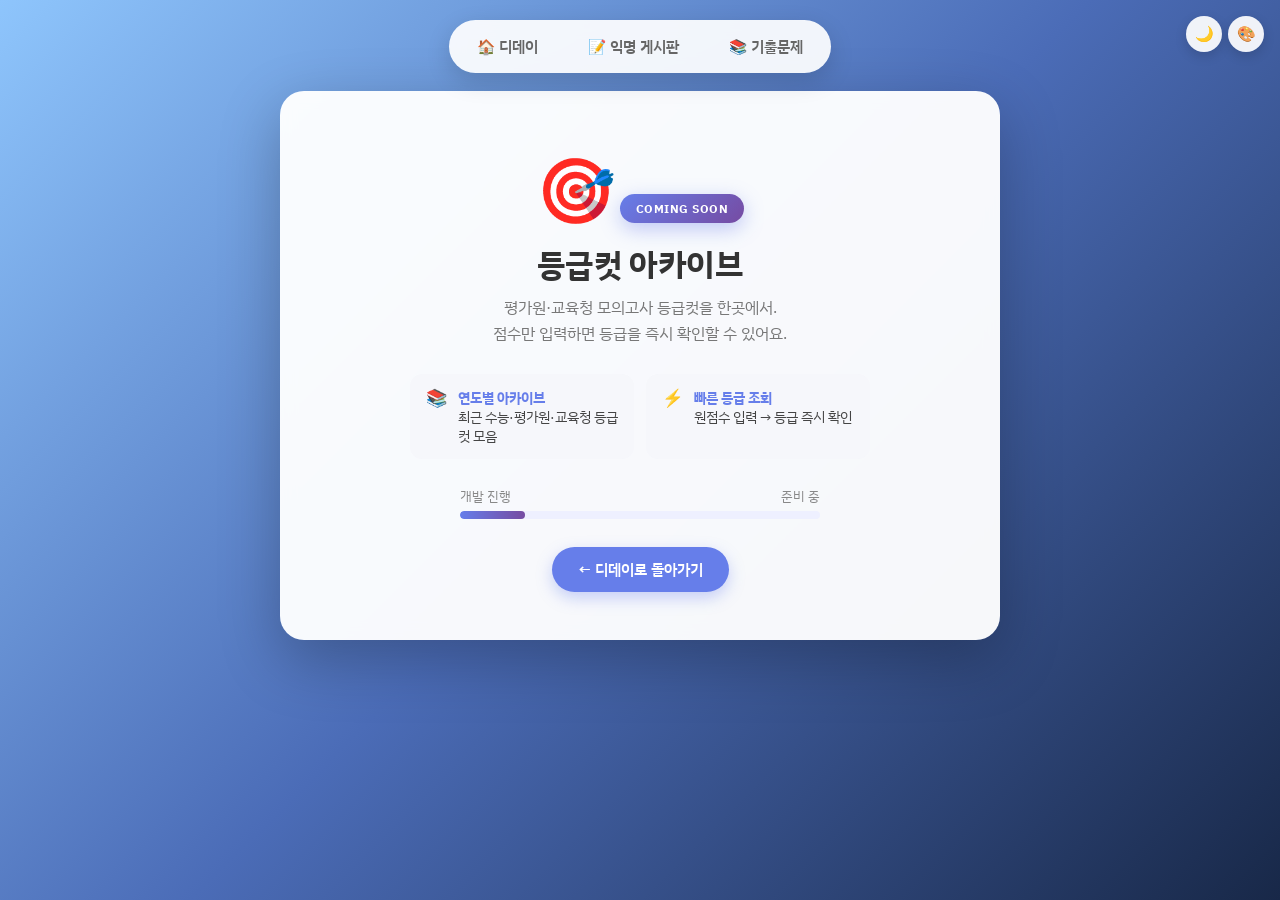
<file: grade-cut/index.html>
<!DOCTYPE html>
<html lang="ko">
<head>
    <!-- Google tag (gtag.js) -->
    <script async src="https://www.googletagmanager.com/gtag/js?id=G-9EQF5D05DY"></script>
    <script>
      window.dataLayer = window.dataLayer || [];
      function gtag(){dataLayer.push(arguments);}
      gtag('js', new Date());
      gtag('config', 'G-9EQF5D05DY');
    </script>
    <!-- Google AdSense -->
    <script async src="https://pagead2.googlesyndication.com/pagead/js/adsbygoogle.js?client=ca-pub-2824623247453179"
         crossorigin="anonymous"></script>
    <meta charset="UTF-8">
    <meta name="viewport" content="width=device-width, initial-scale=1.0">
    <title>등급컷 아카이브 (준비 중) | 2027 수능 디데이</title>
    <meta name="description" content="평가원·교육청·사설 모의고사 등급컷을 한곳에 모은 아카이브. 곧 출시됩니다.">
    <meta name="theme-color" content="#667eea">
    <meta name="robots" content="noindex, nofollow">
    <link rel="canonical" href="https://chaehun1.github.io/ksat-dday/grade-cut/">
    <link rel="preconnect" href="https://fonts.googleapis.com">
    <link rel="preconnect" href="https://fonts.gstatic.com" crossorigin>
    <link href="https://fonts.googleapis.com/css2?family=IBM+Plex+Sans+KR:wght@400;500;600;700&display=swap" rel="stylesheet">
    <link rel="stylesheet" href="../shared.css">
    <style>
        .container {
            max-width: 720px;
            margin: 0 auto;
            position: relative;
            z-index: 1;
        }

        /* ── Coming-soon hero ── */
        .coming-soon {
            background: rgba(255,255,255,0.96);
            border-radius: 24px;
            padding: 56px 32px 48px;
            box-shadow: 0 20px 60px rgba(0,0,0,0.25);
            text-align: center;
            backdrop-filter: blur(8px);
        }
        html[data-theme="dark"] .coming-soon { background: rgba(30,32,48,0.96); }

        .cs-icon {
            font-size: 4em;
            margin-bottom: 12px;
            display: inline-block;
            animation: bob 3s ease-in-out infinite;
        }
        @keyframes bob {
            0%,100% { transform: translateY(0); }
            50%     { transform: translateY(-8px); }
        }
        @media (prefers-reduced-motion: reduce) { .cs-icon { animation: none; } }

        .cs-badge {
            display: inline-block;
            background: linear-gradient(135deg, #667eea 0%, #764ba2 100%);
            color: #fff;
            padding: 6px 16px;
            border-radius: 999px;
            font-size: 0.78em;
            font-weight: 700;
            letter-spacing: 0.04em;
            margin-bottom: 14px;
            box-shadow: 0 6px 20px rgba(102,126,234,0.4);
        }

        .cs-title {
            font-weight: 700;
            font-size: 2em;
            color: #333;
            letter-spacing: -0.02em;
            margin-bottom: 10px;
        }
        html[data-theme="dark"] .cs-title { color: #e8e8ea; }

        .cs-subtitle {
            color: #777;
            font-size: 1em;
            line-height: 1.6;
            margin-bottom: 28px;
        }
        html[data-theme="dark"] .cs-subtitle { color: #9a9aaa; }

        .cs-features {
            display: grid;
            grid-template-columns: 1fr;
            gap: 12px;
            text-align: left;
            margin: 0 auto 28px;
            max-width: 460px;
        }
        @media (min-width: 600px) {
            .cs-features { grid-template-columns: 1fr 1fr; }
        }
        .cs-feature {
            background: #f6f7fb;
            border-radius: 12px;
            padding: 14px 16px;
            font-size: 0.9em;
            color: #444;
            display: flex;
            gap: 10px;
            align-items: flex-start;
        }
        html[data-theme="dark"] .cs-feature { background: #2a2d40; color: #d0d0d8; }
        .cs-feature .em { font-size: 1.2em; flex-shrink: 0; line-height: 1.2; }
        .cs-feature b { color: #667eea; font-weight: 700; }
        html[data-theme="dark"] .cs-feature b { color: #9aa5ea; }

        .cs-progress {
            margin: 0 auto 22px;
            max-width: 360px;
            text-align: left;
        }
        .cs-progress-label {
            font-size: 0.82em;
            color: #888;
            margin-bottom: 6px;
            display: flex;
            justify-content: space-between;
        }
        html[data-theme="dark"] .cs-progress-label { color: #9a9aaa; }
        .cs-progress-track {
            height: 8px;
            background: #eef0ff;
            border-radius: 999px;
            overflow: hidden;
        }
        html[data-theme="dark"] .cs-progress-track { background: #2a2d40; }
        .cs-progress-fill {
            height: 100%;
            width: 18%;
            background: linear-gradient(90deg, #667eea 0%, #764ba2 100%);
            border-radius: 999px;
            animation: shimmer 2.4s ease-in-out infinite;
        }
        @keyframes shimmer {
            0%,100% { opacity: 1; }
            50%     { opacity: 0.7; }
        }
        @media (prefers-reduced-motion: reduce) { .cs-progress-fill { animation: none; } }

        .cs-back {
            display: inline-block;
            margin-top: 6px;
            padding: 12px 26px;
            background: #667eea;
            color: #fff;
            text-decoration: none;
            border-radius: 999px;
            font-weight: 600;
            font-size: 0.92em;
            transition: all 0.2s ease;
            box-shadow: 0 6px 16px rgba(102,126,234,0.35);
        }
        .cs-back:hover { transform: translateY(-2px); box-shadow: 0 10px 22px rgba(102,126,234,0.5); }

        /* ── Dev panel (gated) ── */
        .dev-panel {
            background: #fff;
            border-radius: 20px;
            padding: 28px 24px;
            box-shadow: 0 20px 60px rgba(0,0,0,0.25);
            margin-bottom: 20px;
        }
        html[data-theme="dark"] .dev-panel { background: #1e2030; }

        .dev-header {
            display: flex;
            align-items: center;
            justify-content: space-between;
            flex-wrap: wrap;
            gap: 10px;
            margin-bottom: 18px;
            padding-bottom: 14px;
            border-bottom: 1px solid #eef0ff;
        }
        html[data-theme="dark"] .dev-header { border-bottom-color: #2a2d40; }

        .dev-title {
            font-size: 1.35em;
            font-weight: 700;
            color: #333;
            display: flex;
            align-items: center;
            gap: 10px;
        }
        html[data-theme="dark"] .dev-title { color: #e8e8ea; }

        .dev-tag {
            background: #fef3c7;
            color: #92400e;
            padding: 3px 10px;
            border-radius: 999px;
            font-size: 0.7em;
            font-weight: 700;
            letter-spacing: 0.04em;
        }
        html[data-theme="dark"] .dev-tag { background: #4a3520; color: #fbbf24; }

        .dev-logout {
            background: transparent;
            border: 1px solid #ddd;
            color: #888;
            padding: 6px 12px;
            border-radius: 8px;
            cursor: pointer;
            font-family: inherit;
            font-size: 0.82em;
        }
        .dev-logout:hover { background: #f6f7fb; color: #333; }
        html[data-theme="dark"] .dev-logout { border-color: #444; color: #9a9aaa; }
        html[data-theme="dark"] .dev-logout:hover { background: #2a2d40; color: #e8e8ea; }

        .dev-section {
            margin-bottom: 22px;
        }
        .dev-section h3 {
            font-size: 0.92em;
            font-weight: 700;
            color: #555;
            margin-bottom: 10px;
            text-transform: uppercase;
            letter-spacing: 0.05em;
        }
        html[data-theme="dark"] .dev-section h3 { color: #aaa; }

        .filter-row {
            display: flex;
            gap: 8px;
            flex-wrap: wrap;
            margin-bottom: 12px;
        }
        .filter-row select, .filter-row input {
            flex: 1 1 140px;
            min-width: 0;
            padding: 9px 12px;
            border: 1px solid #ddd;
            border-radius: 9px;
            font-family: inherit;
            font-size: 0.9em;
            background: #fff;
            color: #333;
        }
        html[data-theme="dark"] .filter-row select,
        html[data-theme="dark"] .filter-row input {
            background: #2a2d40; color: #e8e8ea; border-color: #444;
        }

        .quick-lookup {
            background: #f6f7fb;
            border-radius: 12px;
            padding: 14px;
            margin-bottom: 12px;
        }
        html[data-theme="dark"] .quick-lookup { background: #2a2d40; }

        .lookup-row {
            display: flex;
            gap: 8px;
            flex-wrap: wrap;
            align-items: center;
        }
        .lookup-row label { font-size: 0.85em; color: #666; flex-shrink: 0; }
        html[data-theme="dark"] .lookup-row label { color: #9a9aaa; }
        .lookup-row input[type="number"] {
            width: 80px;
            padding: 7px 10px;
            border: 1px solid #ddd;
            border-radius: 8px;
            font-family: inherit;
            font-size: 0.9em;
        }
        html[data-theme="dark"] .lookup-row input { background: #1e2030; color: #e8e8ea; border-color: #444; }
        .lookup-result {
            margin-top: 10px;
            font-size: 0.92em;
            color: #444;
            min-height: 1.4em;
        }
        html[data-theme="dark"] .lookup-result { color: #d0d0d8; }
        .lookup-result .grade-pill {
            display: inline-block;
            background: linear-gradient(135deg, #667eea 0%, #764ba2 100%);
            color: #fff;
            padding: 3px 10px;
            border-radius: 999px;
            font-weight: 700;
            margin-left: 6px;
        }

        .cuts-table {
            width: 100%;
            border-collapse: collapse;
            font-size: 0.86em;
        }
        .cuts-table th, .cuts-table td {
            padding: 8px 6px;
            text-align: center;
            border-bottom: 1px solid #eef0ff;
        }
        html[data-theme="dark"] .cuts-table th, html[data-theme="dark"] .cuts-table td { border-bottom-color: #2a2d40; }
        .cuts-table th { background: #f6f7fb; font-weight: 700; color: #555; }
        html[data-theme="dark"] .cuts-table th { background: #2a2d40; color: #aaa; }
        .cuts-table td.subject { text-align: left; font-weight: 600; }
        .cuts-table .verified-no { color: #d97706; font-size: 0.82em; }
        html[data-theme="dark"] .cuts-table .verified-no { color: #fbbf24; }

        .empty {
            text-align: center;
            padding: 28px 16px;
            color: #888;
            font-size: 0.92em;
        }
        html[data-theme="dark"] .empty { color: #9a9aaa; }

        .dev-status {
            font-size: 0.78em;
            color: #888;
            margin-top: 10px;
            font-family: 'Consolas', 'Courier New', monospace;
        }
        html[data-theme="dark"] .dev-status { color: #777; }

        .json-editor {
            width: 100%;
            min-height: 220px;
            padding: 12px;
            border: 1px solid #ddd;
            border-radius: 9px;
            font-family: 'Consolas', 'Courier New', monospace;
            font-size: 0.82em;
            background: #f9fafe;
            color: #333;
            resize: vertical;
        }
        html[data-theme="dark"] .json-editor { background: #16182a; color: #d0d0d8; border-color: #444; }

        .editor-actions {
            display: flex;
            gap: 8px;
            margin-top: 8px;
            flex-wrap: wrap;
        }
        .editor-actions button {
            padding: 8px 14px;
            border: none;
            border-radius: 8px;
            cursor: pointer;
            font-family: inherit;
            font-size: 0.86em;
            font-weight: 600;
            background: #eef0ff;
            color: #667eea;
            transition: all 0.15s ease;
        }
        .editor-actions button:hover { background: #667eea; color: #fff; }
        html[data-theme="dark"] .editor-actions button { background: #2a2d40; color: #9aa5ea; }
        html[data-theme="dark"] .editor-actions button:hover { background: #667eea; color: #fff; }

        .roadmap-list {
            list-style: none;
            padding: 0;
            margin: 0;
            font-size: 0.88em;
        }
        .roadmap-list li {
            padding: 8px 0;
            border-bottom: 1px dashed #eef0ff;
            display: flex;
            gap: 8px;
            align-items: flex-start;
        }
        .roadmap-list li:last-child { border-bottom: none; }
        html[data-theme="dark"] .roadmap-list li { border-bottom-color: #2a2d40; }
        .roadmap-list .check { color: #20bf6b; flex-shrink: 0; }
        .roadmap-list .pend { color: #aaa; flex-shrink: 0; }

        /* ── Mobile tuning ── */
        @media (max-width: 640px) {
            body { padding: 10px; }
            .fab-actions { position: fixed; top: 10px; right: 10px; }
            .coming-soon { padding: 36px 20px 32px; border-radius: 18px; }
            .cs-icon  { font-size: 2.6em; margin-bottom: 8px; }
            .cs-title { font-size: 1.5em; }
            .cs-subtitle { font-size: 0.92em; }
            .cs-features { gap: 10px; }
            .cs-feature  { padding: 12px 14px; font-size: 0.86em; }
            .cs-feature .em { font-size: 1.1em; }
            .cs-back { padding: 11px 22px; font-size: 0.88em; }
            .dev-panel  { padding: 22px 18px; border-radius: 16px; }
            .dev-title  { font-size: 1.15em; }
            .filter-row select, .filter-row input { flex: 1 1 100%; }
            .lookup-row { gap: 6px; }
            .lookup-row label { width: 100%; }
            .lookup-row input[type="number"] { width: 100%; }
            .cuts-table { font-size: 0.78em; }
            .cuts-table th, .cuts-table td { padding: 6px 4px; }
        }
    </style>
</head>
<body>
    <div class="particles" id="particles"></div>

    <div class="fab-actions">
        <button class="fab-btn" id="darkBtn" aria-label="다크모드 전환" title="다크모드 전환">🌙</button>
        <div style="position: relative;">
            <button class="fab-btn" id="paletteBtn" title="테마 선택" aria-label="테마 선택">🎨</button>
            <div class="theme-menu" id="themeMenu" role="menu">
                <button class="theme-opt" data-season="auto"><span class="emoji">✨</span><span>자동</span></button>
                <button class="theme-opt" data-season="default"><span class="emoji">🎲</span><span>기본</span></button>
                <button class="theme-opt" data-season="spring"><span class="emoji">🌸</span><span>봄</span></button>
                <button class="theme-opt" data-season="summer"><span class="emoji">🌊</span><span>여름</span></button>
                <button class="theme-opt" data-season="autumn"><span class="emoji">🍁</span><span>가을</span></button>
                <button class="theme-opt" data-season="winter"><span class="emoji">❄️</span><span>겨울</span></button>
                <button class="theme-opt" data-season="imminent"><span class="emoji">🔥</span><span>수능 임박</span></button>
            </div>
        </div>
    </div>

    <nav class="nav-bar" aria-label="주 메뉴">
        <div class="nav-pill">
            <button class="nav-toggle" id="navToggle" aria-haspopup="true" aria-expanded="false" aria-controls="navMenu"><span class="nav-toggle-icon" aria-hidden="true">☰</span> 메뉴</button>
            <div class="nav-menu" id="navMenu" role="menu">
                <a href="../" class="nav-link" role="menuitem">🏠 디데이</a>
                <a href="../wall/" class="nav-link" role="menuitem">📝 익명 게시판</a>
                <a href="./" class="nav-link nav-link-gradecut active" role="menuitem">🎯 등급컷</a>
                <a href="../archive/" class="nav-link nav-link-archive" role="menuitem">📚 기출문제</a>
                <a href="../news/" class="nav-link nav-link-news" role="menuitem">📰 카드뉴스</a>
            </div>
        </div>
    </nav>

    <div class="container">
        <!-- 공개 모드: 곧 출시됩니다 -->
        <section id="publicView" class="coming-soon" hidden>
            <div class="cs-icon">🎯</div>
            <div class="cs-badge">COMING SOON</div>
            <h1 class="cs-title">등급컷 아카이브</h1>
            <p class="cs-subtitle">
                평가원·교육청 모의고사 등급컷을 한곳에서.<br>
                점수만 입력하면 등급을 즉시 확인할 수 있어요.
            </p>

            <div class="cs-features">
                <div class="cs-feature">
                    <span class="em">📚</span>
                    <span><b>연도별 아카이브</b><br>최근 수능·평가원·교육청 등급컷 모음</span>
                </div>
                <div class="cs-feature">
                    <span class="em">⚡</span>
                    <span><b>빠른 등급 조회</b><br>원점수 입력 → 등급 즉시 확인</span>
                </div>
            </div>

            <div class="cs-progress">
                <div class="cs-progress-label">
                    <span>개발 진행</span>
                    <span>준비 중</span>
                </div>
                <div class="cs-progress-track">
                    <div class="cs-progress-fill"></div>
                </div>
            </div>

            <a href="../" class="cs-back">← 디데이로 돌아가기</a>
        </section>

        <!-- 개발자 모드: 실제 작업 UI -->
        <section id="devView" hidden>
            <div class="dev-panel">
                <div class="dev-header">
                    <div class="dev-title">
                        🎯 등급컷 아카이브
                        <span class="dev-tag">DEV</span>
                    </div>
                    <button class="dev-logout" id="devLogoutBtn">개발자 모드 종료</button>
                </div>

                <div class="dev-section">
                    <h3>📋 작업 로드맵</h3>
                    <ul class="roadmap-list">
                        <li><span class="check">✓</span> 페이지 스캐폴드 + 공개/개발 두 모드</li>
                        <li><span class="check">✓</span> 스키마 v2 (engine 분기) + table_raw 엔진</li>
                        <li><span class="pend">○</span> 영어/한국사 22~26 데이터 입력</li>
                        <li><span class="pend">○</span> 통합수능 국·수 linear 엔진 + 22~26 데이터</li>
                        <li><span class="pend">○</span> 탐구 table_full 엔진 + 22~26 데이터</li>
                        <li><span class="pend">○</span> 평가원/교육청 모의고사 데이터</li>
                        <li><span class="pend">○</span> 사이트맵 등록 + 공개 전환</li>
                    </ul>
                </div>

                <div class="dev-section">
                    <h3>🔍 필터</h3>
                    <div class="filter-row">
                        <select id="filterYear"><option value="">전체 연도</option></select>
                        <select id="filterType">
                            <option value="">전체 시험</option>
                            <option value="suneung">수능</option>
                            <option value="pyeongga">평가원 모의평가</option>
                            <option value="gyoyukcheong">교육청 모의고사</option>
                        </select>
                        <select id="filterSubject">
                            <option value="">전체 과목</option>
                            <option value="korean">국어</option>
                            <option value="math">수학</option>
                            <option value="english">영어</option>
                            <option value="korean-history">한국사</option>
                            <option value="explore">탐구</option>
                        </select>
                    </div>
                </div>

                <div class="dev-section">
                    <h3>⚡ 빠른 등급 조회</h3>
                    <div class="quick-lookup">
                        <div class="lookup-row">
                            <label>시험</label>
                            <select id="lookupExam"></select>
                            <label>과목</label>
                            <select id="lookupSubject"></select>
                        </div>
                        <div class="lookup-row" id="lookupInputs"></div>
                        <div class="lookup-result" id="lookupResult">시험과 과목을 선택하세요.</div>
                    </div>
                </div>

                <div class="dev-section">
                    <h3>📊 등급컷 표</h3>
                    <div id="cutsTableWrap">
                        <div class="empty">데이터를 불러오는 중...</div>
                    </div>
                    <div class="dev-status" id="dataStatus"></div>
                </div>

                <div class="dev-section">
                    <h3>✏️ JSON 편집기 (로컬 미리보기)</h3>
                    <p style="font-size:0.82em; color:#888; margin-bottom:8px;">
                        편집 후 [적용]을 누르면 현재 페이지에서만 반영. 실제 저장하려면 <code>data/cuts.json</code> 파일을 직접 교체해야 합니다.
                    </p>
                    <textarea class="json-editor" id="jsonEditor" spellcheck="false"></textarea>
                    <div class="editor-actions">
                        <button id="reloadBtn">파일에서 다시 불러오기</button>
                        <button id="applyBtn">편집 내용 적용 (페이지)</button>
                        <button id="downloadBtn">cuts.json 다운로드</button>
                    </div>
                </div>
            </div>
        </section>
    </div>

    <script src="../shared.js"></script>
    <script>
        // ── 다크모드 + 시즌 ─────────────────────────
        initDarkTheme();
        let seasonChoice = getSeasonChoice();
        applySeason(resolveSeason(seasonChoice));
        setupDarkToggle('darkBtn');
        setupPaletteMenu('paletteBtn', 'themeMenu');
        setupNavMenu();
        updateThemeMenuUI();

        document.querySelectorAll('.theme-opt').forEach(btn => {
            btn.addEventListener('click', () => {
                seasonChoice = btn.dataset.season;
                saveSeasonChoice(seasonChoice);
                applySeason(resolveSeason(seasonChoice));
                updateThemeMenuUI();
                document.getElementById('themeMenu').classList.remove('open');
            });
        });

        function applySeason(s) {
            if (s) {
                document.documentElement.setAttribute('data-season', s);
                renderParticles(s);
            } else {
                document.documentElement.removeAttribute('data-season');
                const c = document.getElementById('particles'); if (c) c.innerHTML = '';
            }
        }

        function updateThemeMenuUI() {
            document.querySelectorAll('.theme-opt').forEach(o => {
                o.classList.toggle('selected', o.dataset.season === seasonChoice);
            });
        }

        // ── 개발자 모드 게이트 ──────────────────────
        const DEV_SECRET = 'snustatletsgozz';
        const DEV_KEY = 'gc-dev';

        (function handleDevQuery() {
            const url = new URL(location.href);
            const dev = url.searchParams.get('dev');
            if (dev === DEV_SECRET) {
                try { localStorage.setItem(DEV_KEY, '1'); } catch (e) {}
                url.searchParams.delete('dev');
                history.replaceState(null, '', url.toString());
            } else if (dev === 'off') {
                try { localStorage.removeItem(DEV_KEY); } catch (e) {}
                url.searchParams.delete('dev');
                history.replaceState(null, '', url.toString());
            }
        })();

        const isDev = (() => {
            try { return localStorage.getItem(DEV_KEY) === '1'; } catch (e) { return false; }
        })();

        document.getElementById(isDev ? 'devView' : 'publicView').hidden = false;

        if (!isDev) {
            // 공개 모드: 끝
        } else {
            initDevPanel();
        }

        // ── 개발자 패널 (schema v2: engine 분기) ──────────
        const SUBJECT_KEYS = {
            'english':        { label: '영어' },
            'korean-history': { label: '한국사' },
            'korean':         { label: '국어' },
            'math':           { label: '수학' },
            'explore':        { label: '탐구' }
        };
        const TYPE_LABELS = {
            suneung: '수능',
            pyeongga: '평가원 모의평가',
            gyoyukcheong: '교육청 모의고사'
        };

        let cutsData = null;

        // ── 엔진 정의 ──────────────────────────────
        // 각 엔진은 { inputs(subject), lookup(subject, vals), archive(subjectKey, subject) } 구현
        const ENGINES = {
            // 영어/한국사: 절대평가. cuts_raw[8] + grade_pct[9].
            table_raw: {
                inputs(subject) {
                    return [{ key: 'raw', label: '원점수', min: 0, max: 100, placeholder: '0~100' }];
                },
                lookup(subject, vals) {
                    const score = Number(vals.raw);
                    if (Number.isNaN(score)) return null;
                    const grade = cutsToGrade(score, subject.cuts_raw);
                    const cum = cumulativeFromPer(subject.grade_pct);
                    return {
                        primary: `${grade}등급`,
                        details: [
                            `원점수 ${score}`,
                            cum && cum[grade-1] != null ? `누적 비율 ${cum[grade-1].toFixed(2)}%` : null
                        ].filter(Boolean)
                    };
                },
                archive(subjectKey, subject) {
                    const label = SUBJECT_KEYS[subjectKey]?.label || subjectKey;
                    const cuts = subject.cuts_raw || [];
                    const per  = subject.grade_pct || [];
                    const cum  = cumulativeFromPer(per);
                    const rows = [];
                    rows.push(`<tr>
                        <th>등급</th><th>원점수</th>
                        <th>비율</th><th>누적</th>
                    </tr>`);
                    for (let g = 1; g <= 9; g++) {
                        const range = gradeRangeLabel(g, cuts);
                        const p     = per[g-1] != null ? per[g-1].toFixed(2) + '%' : '-';
                        const c     = cum && cum[g-1] != null ? cum[g-1].toFixed(2) + '%' : '-';
                        rows.push(`<tr>
                            <td class="subject">${g}등급</td>
                            <td>${range}</td>
                            <td>${p}</td>
                            <td>${c}</td>
                        </tr>`);
                    }
                    return `<div style="margin-top:12px;">
                        <div style="font-weight:600; margin-bottom:6px;">${label} (절대평가)</div>
                        <table class="cuts-table">${rows.join('')}</table>
                    </div>`;
                }
            },

            // 통합수능 국·수: 선형 표점식 (TODO)
            linear: {
                inputs() { return []; },
                lookup() { return { primary: '미구현', details: ['linear 엔진은 아직 구현 안 됨'] }; },
                archive(subjectKey, subject) {
                    return `<div style="margin-top:12px; color:#888; font-size:0.88em;">⚙ ${SUBJECT_KEYS[subjectKey]?.label || subjectKey} (linear 엔진 — 구현 대기)</div>`;
                }
            },

            // 탐구 등 1대1 매칭 (TODO)
            table_full: {
                inputs() { return []; },
                lookup() { return { primary: '미구현', details: ['table_full 엔진은 아직 구현 안 됨'] }; },
                archive(subjectKey, subject) {
                    return `<div style="margin-top:12px; color:#888; font-size:0.88em;">⚙ ${SUBJECT_KEYS[subjectKey]?.label || subjectKey} (table_full 엔진 — 구현 대기)</div>`;
                }
            }
        };

        function getEngine(subject) {
            return ENGINES[subject?.engine] || null;
        }

        function cutsToGrade(score, cuts) {
            if (!Array.isArray(cuts)) return 9;
            for (let i = 0; i < cuts.length; i++) {
                if (score >= cuts[i]) return i + 1;
            }
            return cuts.length + 1; // 9
        }

        function cumulativeFromPer(per) {
            if (!Array.isArray(per)) return null;
            const out = [];
            let acc = 0;
            for (const p of per) { acc += p; out.push(acc); }
            return out;
        }

        function gradeRangeLabel(grade, cuts) {
            if (!Array.isArray(cuts) || cuts.length < 8) return '-';
            if (grade === 1) return `${cuts[0]} 이상`;
            if (grade === 9) return `${cuts[7]} 미만`;
            // 2~8: cuts[grade-1] ~ cuts[grade-2]-1
            const lo = cuts[grade - 1];
            const hi = cuts[grade - 2] - 1;
            return `${lo} ~ ${hi}`;
        }

        // ── 부트 + 이벤트 ──────────────────────────
        async function initDevPanel() {
            document.getElementById('devLogoutBtn').addEventListener('click', () => {
                try { localStorage.removeItem(DEV_KEY); } catch (e) {}
                location.reload();
            });

            await loadCuts();

            document.getElementById('filterYear').addEventListener('change', renderArchive);
            document.getElementById('filterType').addEventListener('change', renderArchive);
            document.getElementById('filterSubject').addEventListener('change', renderArchive);

            document.getElementById('lookupExam').addEventListener('change', () => {
                populateLookupSubjects();
                renderLookupInputs();
                runLookup();
            });
            document.getElementById('lookupSubject').addEventListener('change', () => {
                renderLookupInputs();
                runLookup();
            });

            document.getElementById('reloadBtn').addEventListener('click', loadCuts);
            document.getElementById('applyBtn').addEventListener('click', applyEditorJson);
            document.getElementById('downloadBtn').addEventListener('click', downloadJson);
        }

        async function loadCuts() {
            const status = document.getElementById('dataStatus');
            status.textContent = 'fetching data/cuts.json ...';
            try {
                const res = await fetch('./data/cuts.json?ts=' + Date.now());
                if (!res.ok) throw new Error('HTTP ' + res.status);
                cutsData = await res.json();
                document.getElementById('jsonEditor').value = JSON.stringify(cutsData, null, 2);
                status.textContent = `loaded ${cutsData.exams.length} exams · schema v${cutsData._schema_version || '?'}`;
                refreshAllUi();
            } catch (e) {
                status.textContent = '⚠ load failed: ' + e.message;
            }
        }

        function refreshAllUi() {
            populateYearFilter();
            populateExamSelect();
            populateLookupSubjects();
            renderLookupInputs();
            renderArchive();
            runLookup();
        }

        function populateYearFilter() {
            const sel = document.getElementById('filterYear');
            const cur = sel.value;
            const years = [...new Set(cutsData.exams.map(e => e.year))].sort((a,b)=>b-a);
            sel.innerHTML = '<option value="">전체 연도</option>' +
                years.map(y => `<option value="${y}">${y}학년도</option>`).join('');
            sel.value = cur;
        }

        function populateExamSelect() {
            const sel = document.getElementById('lookupExam');
            sel.innerHTML = cutsData.exams.map(e =>
                `<option value="${e.id}">${e.year} · ${e.name}</option>`
            ).join('');
        }

        function populateLookupSubjects() {
            const sel  = document.getElementById('lookupSubject');
            const cur  = sel.value;
            const exam = cutsData.exams.find(e => e.id === document.getElementById('lookupExam').value);
            if (!exam || !exam.subjects) {
                sel.innerHTML = '<option value="">(과목 없음)</option>';
                return;
            }
            const opts = [];
            for (const [key, subj] of Object.entries(exam.subjects)) {
                const label = SUBJECT_KEYS[key]?.label || key;
                opts.push(`<option value="${key}">${label}</option>`);
            }
            sel.innerHTML = opts.length ? opts.join('') : '<option value="">(과목 없음)</option>';
            if ([...sel.options].some(o => o.value === cur)) sel.value = cur;
        }

        function getCurrentLookupSubject() {
            const exam = cutsData.exams.find(e => e.id === document.getElementById('lookupExam').value);
            const key  = document.getElementById('lookupSubject').value;
            if (!exam || !exam.subjects || !key) return null;
            return exam.subjects[key] || null;
        }

        function renderLookupInputs() {
            const wrap = document.getElementById('lookupInputs');
            const subj = getCurrentLookupSubject();
            const eng  = subj ? getEngine(subj) : null;
            if (!subj || !eng) {
                wrap.innerHTML = '';
                return;
            }
            const inputs = eng.inputs(subj);
            wrap.innerHTML = inputs.map(inp => `
                <label>${inp.label}</label>
                <input type="number" data-key="${inp.key}" min="${inp.min ?? 0}" max="${inp.max ?? 200}" placeholder="${inp.placeholder || ''}">
            `).join('');
            wrap.querySelectorAll('input').forEach(el => el.addEventListener('input', runLookup));
        }

        function runLookup() {
            const out  = document.getElementById('lookupResult');
            const exam = cutsData.exams.find(e => e.id === document.getElementById('lookupExam').value);
            const subj = getCurrentLookupSubject();
            const eng  = subj ? getEngine(subj) : null;
            if (!exam || !subj || !eng) {
                out.textContent = '시험과 과목을 선택하세요.';
                return;
            }
            const inputs = eng.inputs(subj);
            const vals = {};
            const wrap = document.getElementById('lookupInputs');
            for (const inp of inputs) {
                const el = wrap.querySelector(`input[data-key="${inp.key}"]`);
                vals[inp.key] = el ? el.value : '';
                if (vals[inp.key] === '') {
                    out.textContent = '점수를 입력하세요.';
                    return;
                }
            }
            const result = eng.lookup(subj, vals);
            if (!result) { out.textContent = '값을 확인하세요.'; return; }
            const verified = exam.verified ? '' : ' <span class="verified-no">⚠ 추정</span>';
            const subjLabel = SUBJECT_KEYS[document.getElementById('lookupSubject').value]?.label || '';
            out.innerHTML = `
                ${exam.year} · ${subjLabel} ${verified}<br>
                ${result.details.join(' · ')}
                <span class="grade-pill">${result.primary}</span>
            `;
        }

        function getFilteredExams() {
            const y = document.getElementById('filterYear').value;
            const t = document.getElementById('filterType').value;
            return cutsData.exams.filter(e => {
                if (y && String(e.year) !== y) return false;
                if (t && e.type !== t) return false;
                return true;
            });
        }

        function renderArchive() {
            const wrap = document.getElementById('cutsTableWrap');
            const subjectFilter = document.getElementById('filterSubject').value;
            const exams = getFilteredExams();
            if (exams.length === 0) {
                wrap.innerHTML = '<div class="empty">조건에 맞는 시험이 없습니다.</div>';
                return;
            }
            const blocks = [];
            for (const exam of exams) {
                if (!exam.subjects) continue;
                const renderedSubjects = [];
                for (const [key, subj] of Object.entries(exam.subjects)) {
                    if (subjectFilter && key !== subjectFilter) continue;
                    const eng = getEngine(subj);
                    if (!eng) continue;
                    renderedSubjects.push(eng.archive(key, subj));
                }
                if (renderedSubjects.length === 0) continue;
                blocks.push(`
                    <div style="margin-top:18px;">
                        <div style="font-weight:700; font-size:1.02em;">
                            ${exam.year} · ${exam.name}
                            ${exam.verified ? '' : '<span class="verified-no" style="margin-left:8px;">⚠ 추정</span>'}
                        </div>
                        <div style="font-size:0.78em; color:#888; margin-bottom:4px;">${TYPE_LABELS[exam.type] || exam.type} · ${exam.date || ''}</div>
                        ${renderedSubjects.join('')}
                    </div>
                `);
            }
            wrap.innerHTML = blocks.length ? blocks.join('') : '<div class="empty">표시할 데이터가 없습니다.</div>';
        }

        function applyEditorJson() {
            const text = document.getElementById('jsonEditor').value;
            try {
                const parsed = JSON.parse(text);
                if (!parsed.exams || !Array.isArray(parsed.exams)) throw new Error('exams 배열이 필요합니다.');
                cutsData = parsed;
                document.getElementById('dataStatus').textContent = `applied (in-memory) · ${cutsData.exams.length} exams`;
                refreshAllUi();
            } catch (e) {
                alert('JSON 파싱 실패: ' + e.message);
            }
        }

        function downloadJson() {
            const text = document.getElementById('jsonEditor').value;
            const blob = new Blob([text], { type: 'application/json' });
            const url = URL.createObjectURL(blob);
            const a = document.createElement('a');
            a.href = url;
            a.download = 'cuts.json';
            a.click();
            URL.revokeObjectURL(url);
        }

        // nav-bar 페이지 이동 추적
        document.querySelectorAll('.nav-link').forEach(function(a){
            a.addEventListener('click', function(){
                var dest = a.getAttribute('href') || '';
                if (typeof gtag === 'function') gtag('event', 'page_navigate', { destination: dest });
            });
        });
    </script>
</body>
</html>
</file>
<file: shared.css>
/* shared.css — ksat-dday 페이지 공통 스타일 */

* { margin: 0; padding: 0; box-sizing: border-box; }

body {
    font-family: 'IBM Plex Sans KR', 'Segoe UI', sans-serif;
    background: linear-gradient(135deg, #667eea 0%, #764ba2 100%);
    color: #333;
    min-height: 100vh;
    padding: 20px;
    transition: background 0.6s ease;
    position: relative;
    overflow-x: hidden;
}

/* ── Seasonal backgrounds (light) ── */
html[data-season="spring"]   body { background: linear-gradient(135deg, #ffafbd 0%, #ffc3a0 50%, #a8e6cf 100%); }
html[data-season="summer"]   body { background: linear-gradient(135deg, #43cea2 0%, #185a9d 100%); }
html[data-season="autumn"]   body { background: linear-gradient(135deg, #f2994a 0%, #c0392b 100%); }
html[data-season="winter"]   body { background: linear-gradient(135deg, #8ec5fc 0%, #4b6cb7 50%, #182848 100%); }
html[data-season="imminent"] body { background: linear-gradient(135deg, #232526 0%, #7b0000 50%, #c31432 100%); }

/* ── Dark mode body backgrounds ── */
html[data-theme="dark"]                          body { background: linear-gradient(135deg, #1a1a2e 0%, #16213e 100%); color: #e8e8ea; }
html[data-theme="dark"][data-season="spring"]    body { background: linear-gradient(135deg, #3a1f2b 0%, #2d1a24 50%, #1f2a28 100%); }
html[data-theme="dark"][data-season="summer"]    body { background: linear-gradient(135deg, #0e3a34 0%, #0a1f3d 100%); }
html[data-theme="dark"][data-season="autumn"]    body { background: linear-gradient(135deg, #3d1f0a 0%, #2d0e0a 100%); }
html[data-theme="dark"][data-season="winter"]    body { background: linear-gradient(135deg, #1a2540 0%, #0d1628 100%); }
html[data-theme="dark"][data-season="imminent"]  body { background: linear-gradient(135deg, #1a0a0a 0%, #3d0000 50%, #5c0a14 100%); }

/* ── Particles layer ── */
.particles { position: fixed; inset: 0; pointer-events: none; z-index: 0; overflow: hidden; }
.particle  { position: absolute; top: -10%; font-size: 1.4em; opacity: 0.85; will-change: transform; user-select: none; }
@keyframes pfall {
    0%   { transform: translate3d(0, -10vh, 0) rotate(0deg); opacity: 0; }
    10%  { opacity: 0.9; }
    90%  { opacity: 0.9; }
    100% { transform: translate3d(var(--drift,40px), 110vh, 0) rotate(var(--spin,360deg)); opacity: 0; }
}
@keyframes pfloat {
    0%,100% { transform: translate3d(0,0,0) scale(1); opacity: 0.6; }
    50%     { transform: translate3d(var(--drift,20px), -30px, 0) scale(1.15); opacity: 1; }
}
@keyframes pember {
    0%   { transform: translate3d(0, 0, 0) scale(0.6); opacity: 0; }
    20%  { opacity: 1; }
    100% { transform: translate3d(var(--drift,-30px), -110vh, 0) scale(1.3); opacity: 0; }
}
.particle.fall  { animation: pfall  linear       infinite; }
.particle.float { animation: pfloat ease-in-out  infinite; top: auto; }
.particle.ember { animation: pember linear       infinite; top: auto; bottom: -5%; }
@media (prefers-reduced-motion: reduce) { .particles { display: none; } }

/* ── FAB action buttons (top-right) ── */
.fab-actions {
    position: fixed;
    top: 16px;
    right: max(16px, calc((100vw - 1100px) / 2 - 84px));  /* 데스크탑: layout 바깥 배경 위에 고정 */
    display: flex;
    align-items: center;  /* 모바일에서 두 버튼 같은 높이 보장 */
    gap: 6px;
    z-index: 100;
}
.fab-btn {
    width: 36px; height: 36px;
    border-radius: 50%;
    border: none;
    background: rgba(255,255,255,0.92);
    cursor: pointer;
    font-size: 15px;
    display: inline-flex;
    align-items: center;
    justify-content: center;
    transition: all 0.2s ease;
    padding: 0;
    box-shadow: 0 4px 12px rgba(0,0,0,0.15);
    backdrop-filter: blur(6px);
    position: relative;
}
.fab-btn:hover { transform: scale(1.08); background: #fff; }
html[data-theme="dark"] .fab-btn       { background: rgba(42,45,64,0.92); color: #e8e8ea; }
html[data-theme="dark"] .fab-btn:hover { background: #2a2d40; }

/* ── Theme / season menu ── */
.theme-menu {
    position: absolute;
    top: 46px;
    right: 0;
    background: #fff;
    border-radius: 14px;
    box-shadow: 0 10px 30px rgba(0,0,0,0.2);
    padding: 8px;
    min-width: 170px;
    opacity: 0;
    pointer-events: none;
    transform: translateY(-6px);
    transition: all 0.2s ease;
}
.theme-menu.open { opacity: 1; pointer-events: auto; transform: translateY(0); }
html[data-theme="dark"] .theme-menu { background: #2a2d40; box-shadow: 0 10px 30px rgba(0,0,0,0.5); }
.theme-opt {
    display: flex;
    align-items: center;
    gap: 8px;
    width: 100%;
    padding: 9px 12px;
    border: none;
    background: transparent;
    border-radius: 9px;
    cursor: pointer;
    font-size: 0.88em;
    font-family: 'IBM Plex Sans KR', sans-serif;
    font-weight: 500;
    color: #333;
    text-align: left;
    transition: background 0.15s ease;
}
html[data-theme="dark"] .theme-opt          { color: #e8e8ea; }
.theme-opt:hover                            { background: #f0f0f5; }
html[data-theme="dark"] .theme-opt:hover    { background: #3a3d55; }
.theme-opt.selected                         { background: #eef0ff; color: #667eea; font-weight: 700; }
html[data-theme="dark"] .theme-opt.selected { background: #2d3566; color: #9aa5ea; }
.theme-opt .emoji { font-size: 1.1em; }

/* ── Toast ── */
.toast {
    position: fixed;
    bottom: 30px;
    left: 50%;
    transform: translateX(-50%) translateY(100px);
    background: #333;
    color: #fff;
    padding: 12px 22px;
    border-radius: 24px;
    font-size: 0.88em;
    font-weight: 500;
    opacity: 0;
    transition: all 0.3s ease;
    z-index: 1000;
    box-shadow: 0 8px 24px rgba(0,0,0,0.3);
}
.toast.show { opacity: 1; transform: translateX(-50%) translateY(0); }
html[data-theme="dark"] .toast { background: #e8e8ea; color: #1e2030; }

/* ── Top nav bar (햄버거 드롭다운, 좌측) ── */
.nav-bar {
    max-width: 1100px;
    margin: 0 auto 18px;
    display: flex;
    justify-content: flex-start;
    padding: 0 8px;
    position: relative;
    z-index: 2;
}
.nav-pill {
    display: inline-flex;
    background: rgba(255,255,255,0.92);
    border-radius: 999px;
    padding: 6px;
    box-shadow: 0 8px 24px rgba(0,0,0,0.15);
    backdrop-filter: blur(8px);
    position: relative;
}
.nav-toggle {
    border: none;
    background: transparent;
    padding: 10px 22px;
    border-radius: 999px;
    font-family: 'IBM Plex Sans KR', sans-serif;
    font-size: 0.92em;
    font-weight: 600;
    color: #444;
    cursor: pointer;
    display: inline-flex;
    align-items: center;
    gap: 6px;
    transition: background 0.25s ease;
    white-space: nowrap;
}
.nav-toggle:hover { background: rgba(102,126,234,0.08); }
.nav-toggle:focus-visible { outline: 2px solid #667eea; outline-offset: 2px; }
.nav-toggle-icon { font-size: 1.1em; line-height: 1; }
.nav-menu {
    display: none;
    position: absolute;
    top: calc(100% + 8px);
    left: 0;
    background: rgba(255,255,255,0.98);
    border-radius: 16px;
    padding: 8px;
    box-shadow: 0 12px 32px rgba(0,0,0,0.18);
    backdrop-filter: blur(8px);
    min-width: 180px;
    flex-direction: column;
    gap: 2px;
    z-index: 100;
    animation: navMenuIn 0.16s ease-out;
}
.nav-menu.open { display: flex; }
@keyframes navMenuIn { from { opacity: 0; transform: translateY(-4px); } to { opacity: 1; transform: translateY(0); } }

/* 페이지 진입 애니메이션 (디데이와 동일 톤) */
@keyframes fadeUp   { from { opacity: 0; transform: translateY(14px); }  to { opacity: 1; transform: translateY(0); } }
@keyframes fadeDown { from { opacity: 0; transform: translateY(-14px); } to { opacity: 1; transform: translateY(0); } }
.nav-link {
    padding: 10px 16px;
    border-radius: 12px;
    font-family: 'IBM Plex Sans KR', sans-serif;
    font-size: 0.92em;
    font-weight: 600;
    color: #666;
    text-decoration: none;
    transition: all 0.25s ease;
    white-space: nowrap;
}
.nav-link:hover  { color: #333; background: rgba(102,126,234,0.08); }
.nav-link.active { background: #667eea; color: #fff; box-shadow: 0 4px 12px rgba(102,126,234,0.4); }
/* 카드뉴스·등급컷 — 관리자만 노출. shared.js의 applyArchiveNavVisibility()가 inline style로 해제.
   (자료실은 모두에게 노출하되, 비관리자는 페이지에서 '준비 중' placeholder만 보임) */
.nav-link-news, .nav-link-gradecut { display: none; }
html[data-theme="dark"] .nav-pill             { background: rgba(30,32,48,0.92); }
html[data-theme="dark"] .nav-toggle           { color: #e8e8ea; }
html[data-theme="dark"] .nav-toggle:hover     { background: rgba(154,165,234,0.12); }
html[data-theme="dark"] .nav-menu             { background: rgba(30,32,48,0.98); }
html[data-theme="dark"] .nav-link             { color: #9a9aaa; }
html[data-theme="dark"] .nav-link:hover       { color: #e8e8ea; background: rgba(154,165,234,0.12); }
html[data-theme="dark"] .nav-link.active      { background: #667eea; color: #fff; box-shadow: 0 4px 12px rgba(102,126,234,0.4); }

/* ── Desktop: 햄버거 숨기고 원래 가운데 가로 펼침 nav-bar ── */
@media (min-width: 641px) {
    .nav-bar    { justify-content: center; }
    .nav-toggle { display: none !important; }
    .nav-menu {
        display: flex !important;
        position: static;
        flex-direction: row;
        gap: 6px;
        padding: 0;
        min-width: 0;
        background: transparent !important;
        box-shadow: none !important;
        backdrop-filter: none !important;
        animation: none;
    }
    .nav-link {
        padding: 10px 22px;
        border-radius: 999px;
    }
}

/* ── Mobile shared adjustments ── */
@media (max-width: 640px) {
    .fab-actions { position: fixed; top: 10px; right: 10px; }
    .fab-btn { width: 32px; height: 32px; font-size: 13px; }
    .particle { font-size: 1.1em; }
    .nav-bar    { margin-top: 0; padding: 0 6px; }  /* 햄버거가 FAB과 같은 y 위치 */
    .nav-pill   { padding: 5px; }
    .nav-toggle { padding: 8px 16px; font-size: 0.88em; }
    .theme-menu { right: 0; min-width: 150px; }
}
@media (max-width: 420px) {
    .nav-bar    { padding: 0 4px; }
    .nav-pill   { padding: 4px; }
    .nav-toggle { padding: 7px 13px; font-size: 0.84em; }
}
</file>
